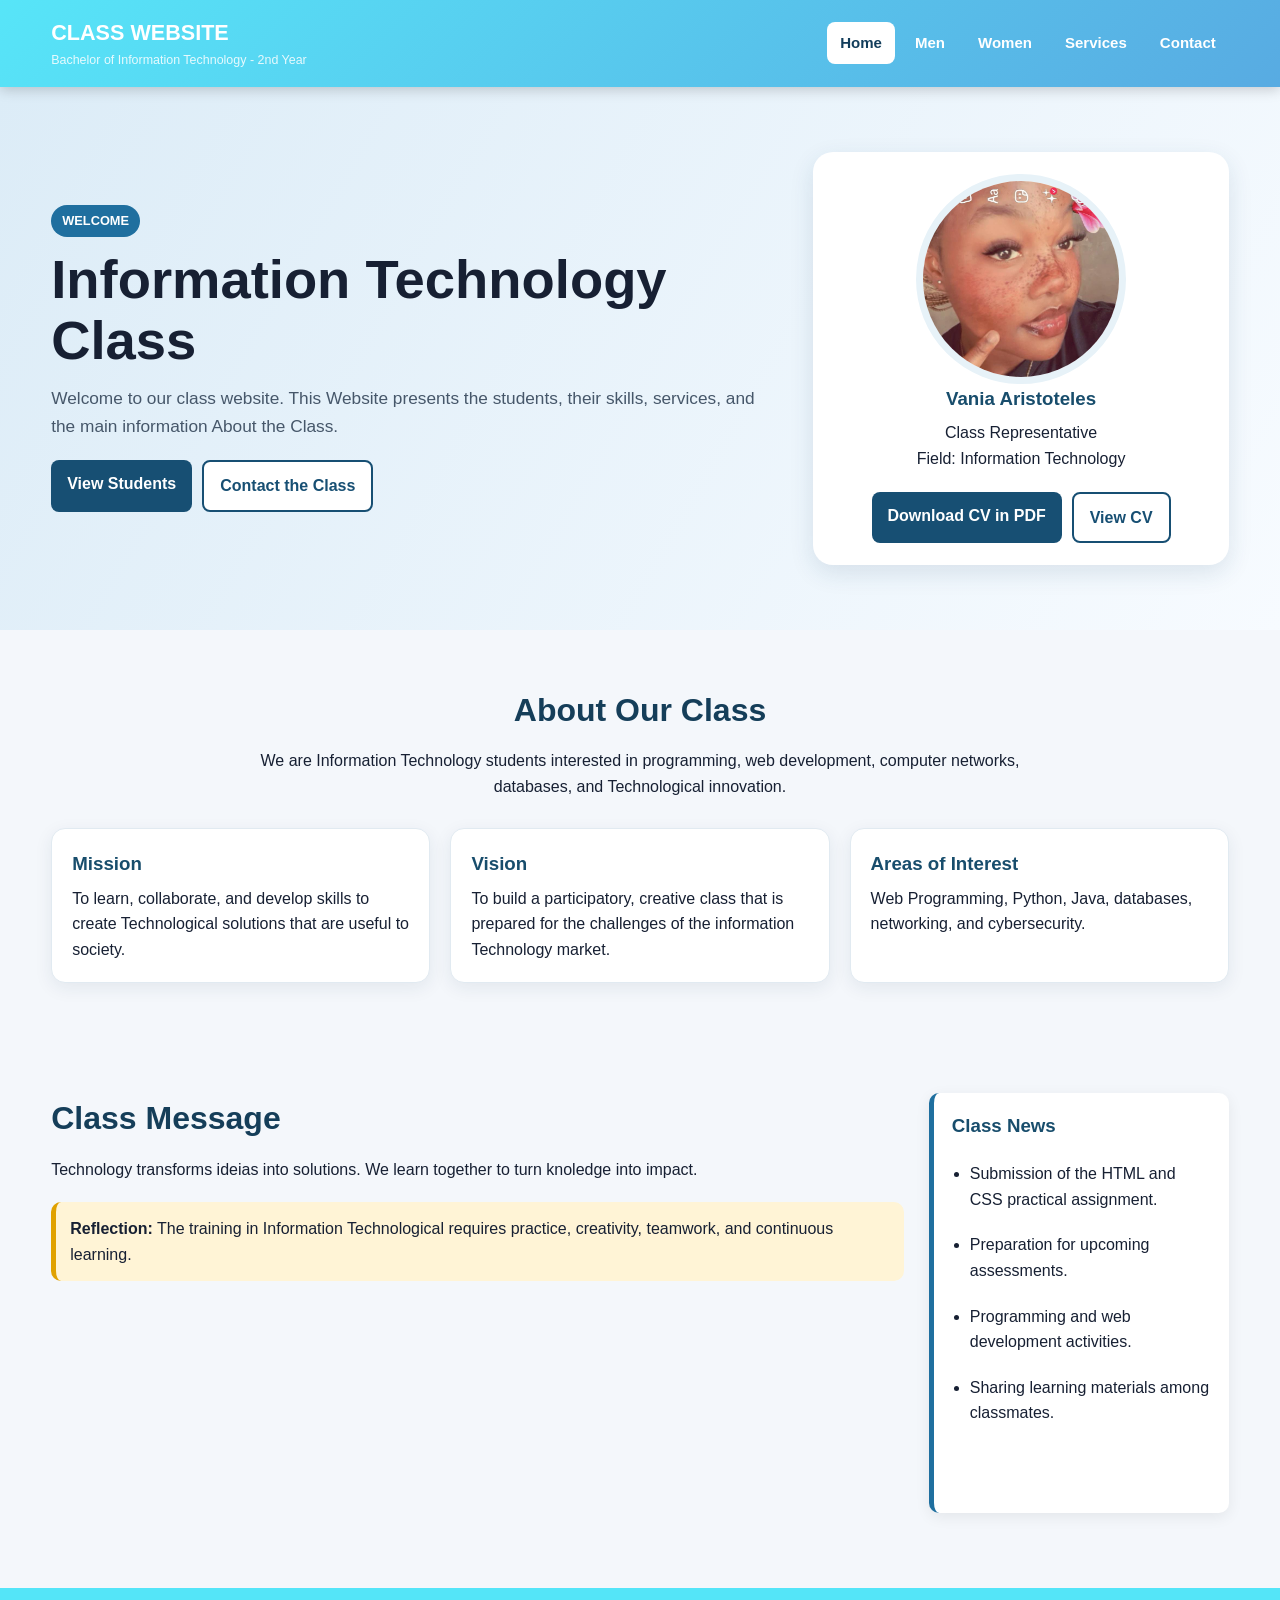
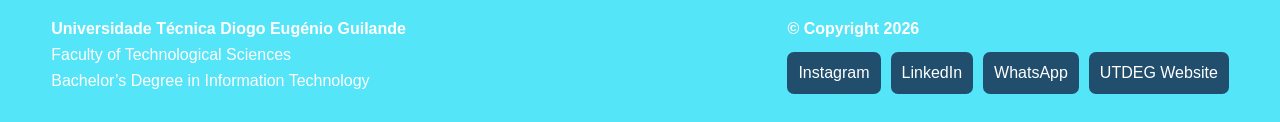
<file: Class_Website/index.html>
<!DOCTYPE html>
<html lang="en">
<head>
    <meta charset="UTF-8">
    <meta name="viewport" content="width=device-width, initial-scale=1.0">

    <title>Class Website - Home</title>


    <link rel="stylesheet" href="style.css">
</head>

<body>

    <header>
        <div class="container topbar">

            <div class="logo">
                CLASS WEBSITE
                <span>Bachelor of Information Technology - 2nd Year</span>
            </div>

            <nav>
                <ul>
                    <li>
                        <a class="active" href="index.html">Home</a>
                    </li>

                    <li>
                        <a href="homens.html">Men</a>
                    </li>

                    <li>
                        <a href="mulheres.html">Women</a>
                    </li>

                    <li>
                        <a href="servicos.html">Services</a>
                    </li>

                    <li>
                        <a href="contactos.html">Contact</a>
                    </li>
                </ul>
            </nav>

        </div>
    </header>


    <main>

        <section class="hero">

            <div class="container hero-grid">

                <div>

                    <span class="badge">
                       WELCOME
                    </span>

                    <h1>
                        Information Technology Class
                    </h1>

                    <p class="lead">
                        Welcome to our class website.
                        This Website presents the students,
                        their skills, services, and the main
                        information About the Class.
                    </p>

                    <div class="btns">

                        <a class="btn" href="homens.html">
                            View Students
                        </a>

                        <a class="btn alt" href="contactos.html">
                            Contact the Class
                        </a>

                    </div>

                </div>

                <div class="hero-person">

                    <img src="me.dd.jpeg"
                         alt="Lider de Turma">

                    <h3>
                        Vania Aristoteles
                    </h3>

                    <p>
                        Class Representative
                    </p>

                    <p>
                        Field: Information Technology
                    </p>

                    <div class="btns">

                        <a class="btn"
                           href="cvtabela.html"
                           download>
                            Download CV in PDF
                        </a>

                        <a class="btn alt"
                           href="cvtabela.html"
                           target="_blank">
                            View CV
                        </a>

                    </div>

                </div>

            </div>

        </section>


        <section class="section">

            <div class="container">

                <div class="section-title">

                    <h2>
                        About Our Class
                    </h2>

                    <p>
                        We are Information Technology students
                        interested in programming, web development,
                        computer networks, databases, and Technological innovation.
                    </p>

                </div>


                <div class="card-grid">

                    <article class="card">

                        <h3>
                            Mission
                        </h3>

                        <p>
                            To learn, collaborate, and develop skills
                            to create Technological solutions that
                            are useful to society.
                        </p>

                    </article>


                    <article class="card">

                        <h3>
                            Vision
                        </h3>

                        <p>
                            To build a participatory, creative
                            class that is prepared for the 
                            challenges of the information
                            Technology market.
                        </p>

                    </article>


                    <article class="card">

                        <h3>
                            Areas of Interest
                        </h3>

                        <p>
                            Web Programming, Python, Java,
                            databases, networking, and cybersecurity.
                        </p>

                    </article>

                </div>

            </div>

        </section>



        <section class="section">

            <div class="container layout">

                <div>

                    <h2>
                        Class Message
                    </h2>

                    <p>
                        Technology transforms ideias 
                        into solutions. We learn together to turn
                        knoledge into impact.
                    </p>

                    <div class="notice">

                        <strong>Reflection:</strong>

                        The training in Information Technological
                        requires practice, creativity, teamwork, 
                        and continuous learning.

                    </div>

                </div>

                <aside class="news">

                    <h3>
                        Class News
                    </h3>

                    <ul>

                        <li>
                            Submission of the HTML and CSS practical assignment.
                        </li>

                        <li>
                            Preparation for upcoming assessments.
                        </li>

                        <li>
                            Programming and web development activities.
                        </li>

                        <li>
                            Sharing learning materials among classmates.
                        </li>

                    </ul>

                </aside>

            </div>

        </section>

    </main>


    <footer>

        <div class="container footer-grid">

            <div>

                <strong>
                    Universidade Técnica Diogo Eugénio Guilande
                </strong>

                <br>

                Faculty of Technological Sciences

                <br>

                Bachelor’s Degree in Information Technology

            </div>


            <div>

                <strong>
                    © Copyright 2026
                </strong>

                <div class="social">

                    <a href="https://www.instagram.com/vania_aristoteles"
                       target="_blank">
                        Instagram
                    </a>

                    <a href="https://www.linkedin.com/"
                       target="_blank">
                        LinkedIn
                    </a>

                    <a href="https://www.WhatsApp.com/+258852207840"
                       target="_blank">
                        WhatsApp
                    </a>

                    <a href="https://www.utdeg.ac.mz/"
                       target="_blank">
                        UTDEG Website
                    </a>

                </div>

            </div>

        </div>

    </footer>

</body>
</html>
</file>
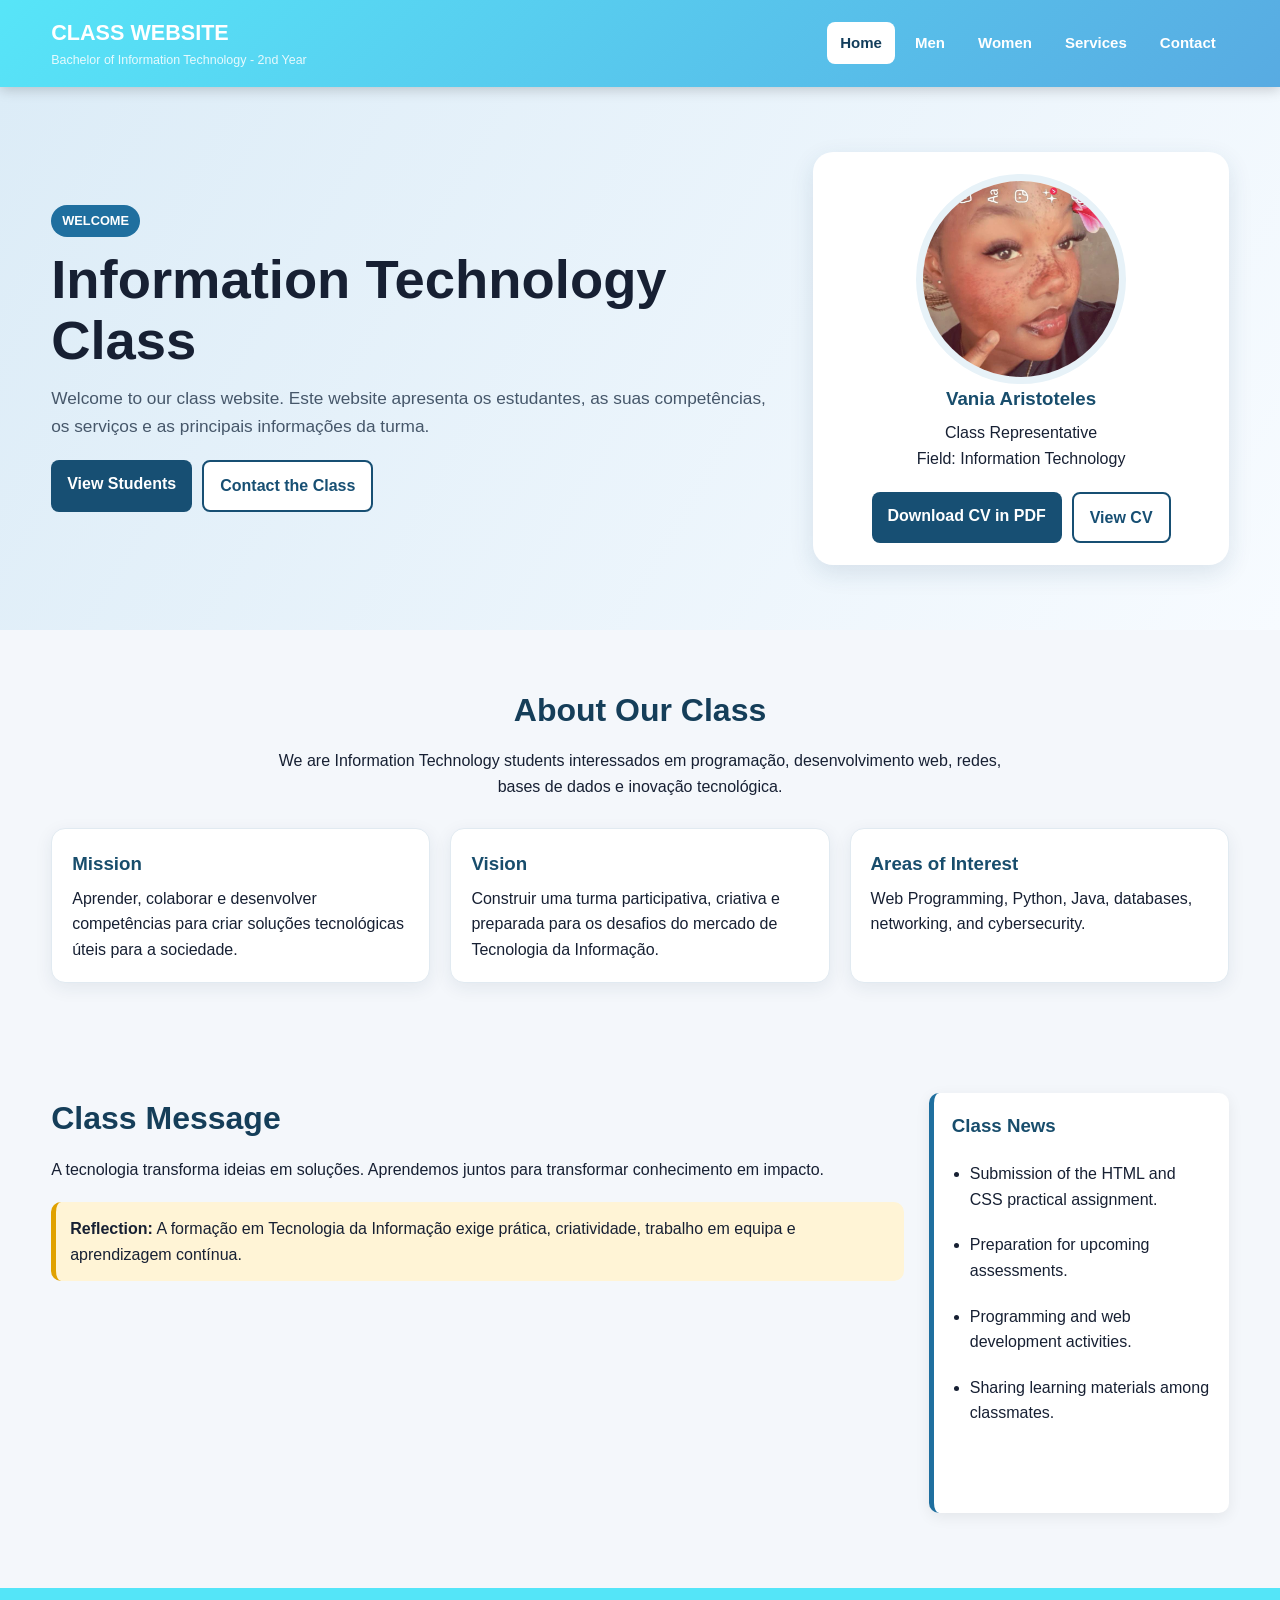
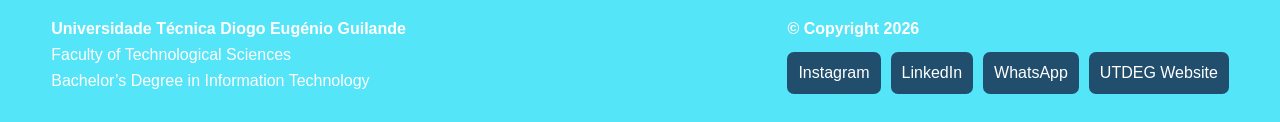
<file: pagina_turma/index.html>
<!DOCTYPE html>
<html lang="en">
<head>
    <meta charset="UTF-8">
    <meta name="viewport" content="width=device-width, initial-scale=1.0">

    <title>Class Website - Home</title>


    <link rel="stylesheet" href="style.css">
</head>

<body>

    <header>
        <div class="container topbar">

            <div class="logo">
                CLASS WEBSITE
                <span>Bachelor of Information Technology - 2nd Year</span>
            </div>

            <nav>
                <ul>
                    <li>
                        <a class="active" href="index.html">Home</a>
                    </li>

                    <li>
                        <a href="homens.html">Men</a>
                    </li>

                    <li>
                        <a href="mulheres.html">Women</a>
                    </li>

                    <li>
                        <a href="servicos.html">Services</a>
                    </li>

                    <li>
                        <a href="contactos.html">Contact</a>
                    </li>
                </ul>
            </nav>

        </div>
    </header>


    <main>

        <section class="hero">

            <div class="container hero-grid">

                <div>

                    <span class="badge">
                       WELCOME
                    </span>

                    <h1>
                        Information Technology Class
                    </h1>

                    <p class="lead">
                        Welcome to our class website.
                        Este website apresenta os estudantes,
                        as suas competências, os serviços e as
                        principais informações da turma.
                    </p>

                    <div class="btns">

                        <a class="btn" href="homens.html">
                            View Students
                        </a>

                        <a class="btn alt" href="contactos.html">
                            Contact the Class
                        </a>

                    </div>

                </div>

                <div class="hero-person">

                    <img src="me.dd.jpeg"
                         alt="Lider de Turma">

                    <h3>
                        Vania Aristoteles
                    </h3>

                    <p>
                        Class Representative
                    </p>

                    <p>
                        Field: Information Technology
                    </p>

                    <div class="btns">

                        <a class="btn"
                           href="cvtabela.html"
                           download>
                            Download CV in PDF
                        </a>

                        <a class="btn alt"
                           href="cvtabela.html"
                           target="_blank">
                            View CV
                        </a>

                    </div>

                </div>

            </div>

        </section>


        <section class="section">

            <div class="container">

                <div class="section-title">

                    <h2>
                        About Our Class
                    </h2>

                    <p>
                        We are Information Technology students
                        interessados em programação, desenvolvimento
                        web, redes, bases de dados e inovação tecnológica.
                    </p>

                </div>


                <div class="card-grid">

                    <article class="card">

                        <h3>
                            Mission
                        </h3>

                        <p>
                            Aprender, colaborar e desenvolver
                            competências para criar soluções
                            tecnológicas úteis para a sociedade.
                        </p>

                    </article>


                    <article class="card">

                        <h3>
                            Vision
                        </h3>

                        <p>
                            Construir uma turma participativa,
                            criativa e preparada para os desafios
                            do mercado de Tecnologia da Informação.
                        </p>

                    </article>


                    <article class="card">

                        <h3>
                            Areas of Interest
                        </h3>

                        <p>
                            Web Programming, Python, Java,
                            databases, networking, and cybersecurity.
                        </p>

                    </article>

                </div>

            </div>

        </section>



        <section class="section">

            <div class="container layout">

                <div>

                    <h2>
                        Class Message
                    </h2>

                    <p>
                        A tecnologia transforma ideias em soluções.
                        Aprendemos juntos para transformar conhecimento
                        em impacto.
                    </p>

                    <div class="notice">

                        <strong>Reflection:</strong>

                        A formação em Tecnologia da Informação exige
                        prática, criatividade, trabalho em equipa e
                        aprendizagem contínua.

                    </div>

                </div>

                <aside class="news">

                    <h3>
                        Class News
                    </h3>

                    <ul>

                        <li>
                            Submission of the HTML and CSS practical assignment.
                        </li>

                        <li>
                            Preparation for upcoming assessments.
                        </li>

                        <li>
                            Programming and web development activities.
                        </li>

                        <li>
                            Sharing learning materials among classmates.
                        </li>

                    </ul>

                </aside>

            </div>

        </section>

    </main>


    <footer>

        <div class="container footer-grid">

            <div>

                <strong>
                    Universidade Técnica Diogo Eugénio Guilande
                </strong>

                <br>

                Faculty of Technological Sciences

                <br>

                Bachelor’s Degree in Information Technology

            </div>


            <div>

                <strong>
                    © Copyright 2026
                </strong>

                <div class="social">

                    <a href="https://www.instagram.com/vania_aristoteles"
                       target="_blank">
                        Instagram
                    </a>

                    <a href="https://www.linkedin.com/"
                       target="_blank">
                        LinkedIn
                    </a>

                    <a href="https://www.WhatsApp.com/+258852207840"
                       target="_blank">
                        WhatsApp
                    </a>

                    <a href="https://www.utdeg.ac.mz/"
                       target="_blank">
                        UTDEG Website
                    </a>

                </div>

            </div>

        </div>

    </footer>

</body>
</html>
</file>
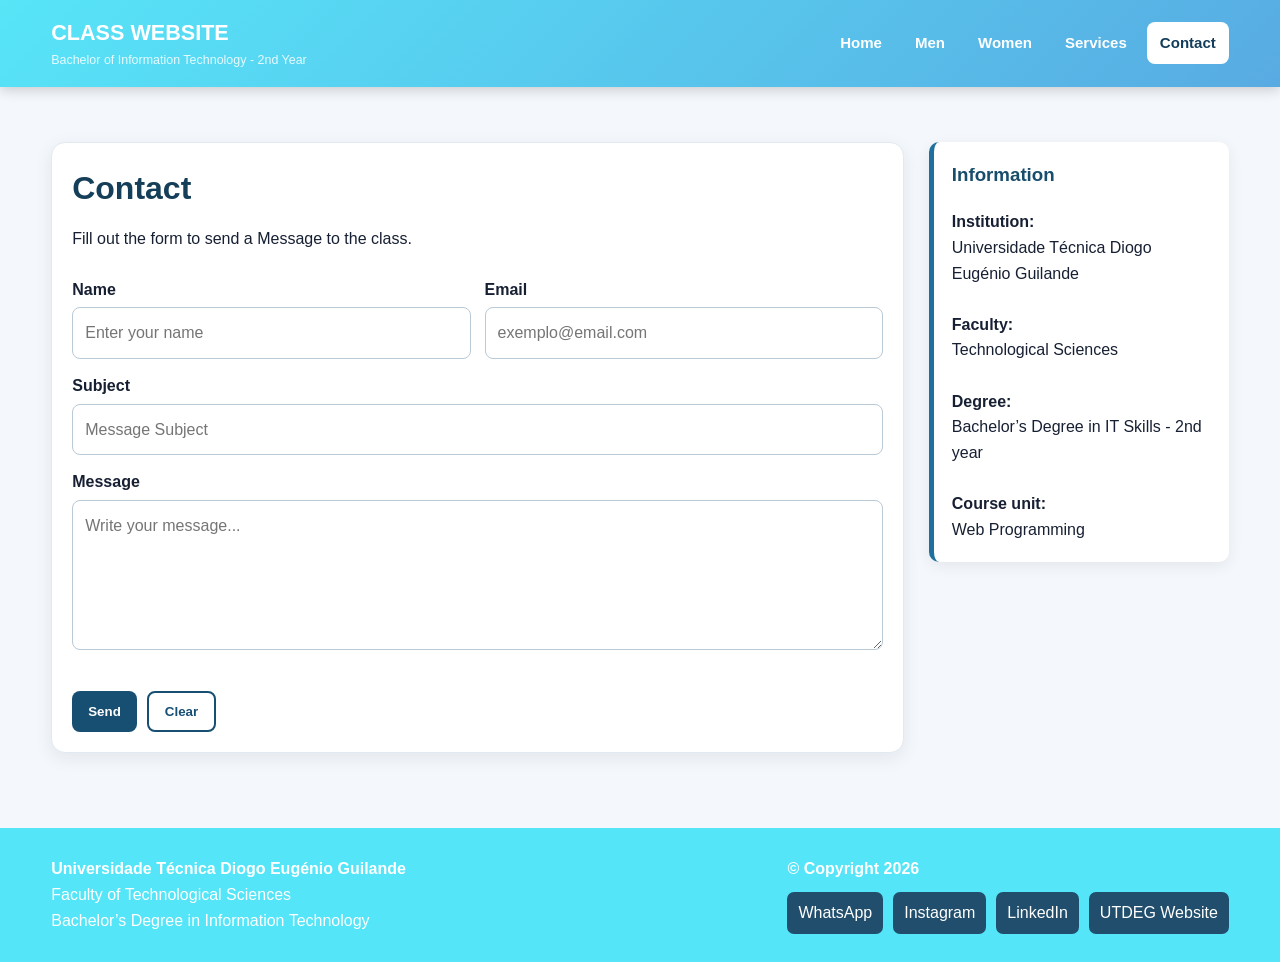
<file: contactos.html>
<!DOCTYPE html>
<html lang="en">

<head>

    <meta charset="UTF-8">

    <meta name="viewport"
          content="width=device-width, initial-scale=1.0">

    <title>Contact - Class Website</title>

    <link rel="stylesheet" href="style.css">

</head>

<body>


<header>

<div class="container topbar">

    <div class="logo">

        CLASS WEBSITE

        <span>
            Bachelor of Information Technology - 2nd Year
        </span>

    </div>


    <nav>

        <ul>

            <li>
                <a href="index.html">
                    Home
                </a>
            </li>

            <li>
                <a href="homens.html">
                    Men
                </a>
            </li>

            <li>
                <a href="mulheres.html">
                    Women
                </a>
            </li>

            <li>
                <a href="servicos.html">
                    Services
                </a>
            </li>

            <li>
                <a class="active"
                   href="contactos.html">
                    Contact
                </a>
            </li>

        </ul>

    </nav>

</div>

</header>


<main>

<section class="section">

<div class="container layout">


<!-- FORMULÁRIO -->

<div class="card">

    <h2>
        Contact
    </h2>

    <p>
        Fill out the form to send a Message
        to the class.
    </p>

    <br>


    <form action="#" method="post">


        <!-- NOME E EMAIL -->

        <div class="form-grid">

            <div>

                <label for="nome">
                    Name
                </label>

                <input
                    type="text"
                    id="nome"
                    name="nome"
                    placeholder="Enter your name"
                    required>

            </div>


            <div>

                <label for="email">
                    Email
                </label>

                <input
                    type="email"
                    id="email"
                    name="email"
                    placeholder="exemplo@email.com"
                    required>

            </div>

        </div>


        <!-- ASSUNTO -->

        <div>

            <label for="assunto">
                Subject
            </label>

            <input
                type="text"
                id="assunto"
                name="assunto"
                placeholder="Message Subject"
                required>

        </div>


        <!-- MENSAGEM -->

        <div>

            <label for="mensagem">
                Message
            </label>

            <textarea
                id="mensagem"
                name="mensagem"
                placeholder="Write your message..."
                required></textarea>

        </div>


        <!-- BOTÕES -->

        <div class="btns">

            <button
                class="btn"
                type="submit">

                Send

            </button>


            <button
                class="btn alt"
                type="reset">

                Clear

            </button>

        </div>


    </form>

</div>


<!-- INFORMAÇÕES -->

<aside class="news">

    <h3>
        Information
    </h3>

    <p>

        <strong>
            Institution:
        </strong>

        <br>

        Universidade Técnica Diogo Eugénio Guilande

    </p>

    <br>


    <p>

        <strong>
            Faculty:
        </strong>

        <br>

        Technological Sciences

    </p>

    <br>


    <p>

        <strong>
            Degree:
        </strong>

        <br>

        Bachelor’s Degree in IT Skills - 2nd year

    </p>

    <br>


    <p>

        <strong>
            Course unit:
        </strong>

        <br>

        Web Programming

    </p>

</aside>


</div>

</section>

</main>


<footer>

<div class="container footer-grid">

    <div>

        <strong>
            Universidade Técnica Diogo Eugénio Guilande
        </strong>

        <br>

        Faculty of Technological Sciences

        <br>

        Bachelor’s Degree in Information Technology

    </div>


    <div>

        <strong>
            © Copyright 2026
        </strong>

        <div class="social">

            <a href="https://www.WhatsApp.com/+258852207840"
               target="_blank">
                WhatsApp
            </a>

            <a href="https://www.instagram.com/vania_aristoteles"
               target="_blank">
                Instagram
            </a>

            <a href="https://www.linkedin.com/"
               target="_blank">
                LinkedIn
            </a>

            <a href="https://www.utdeg.ac.mz/"
                target="_blank">
                UTDEG Website
            </a>

        </div>

    </div>

</div>

</footer>


</body>
</html>
</file>
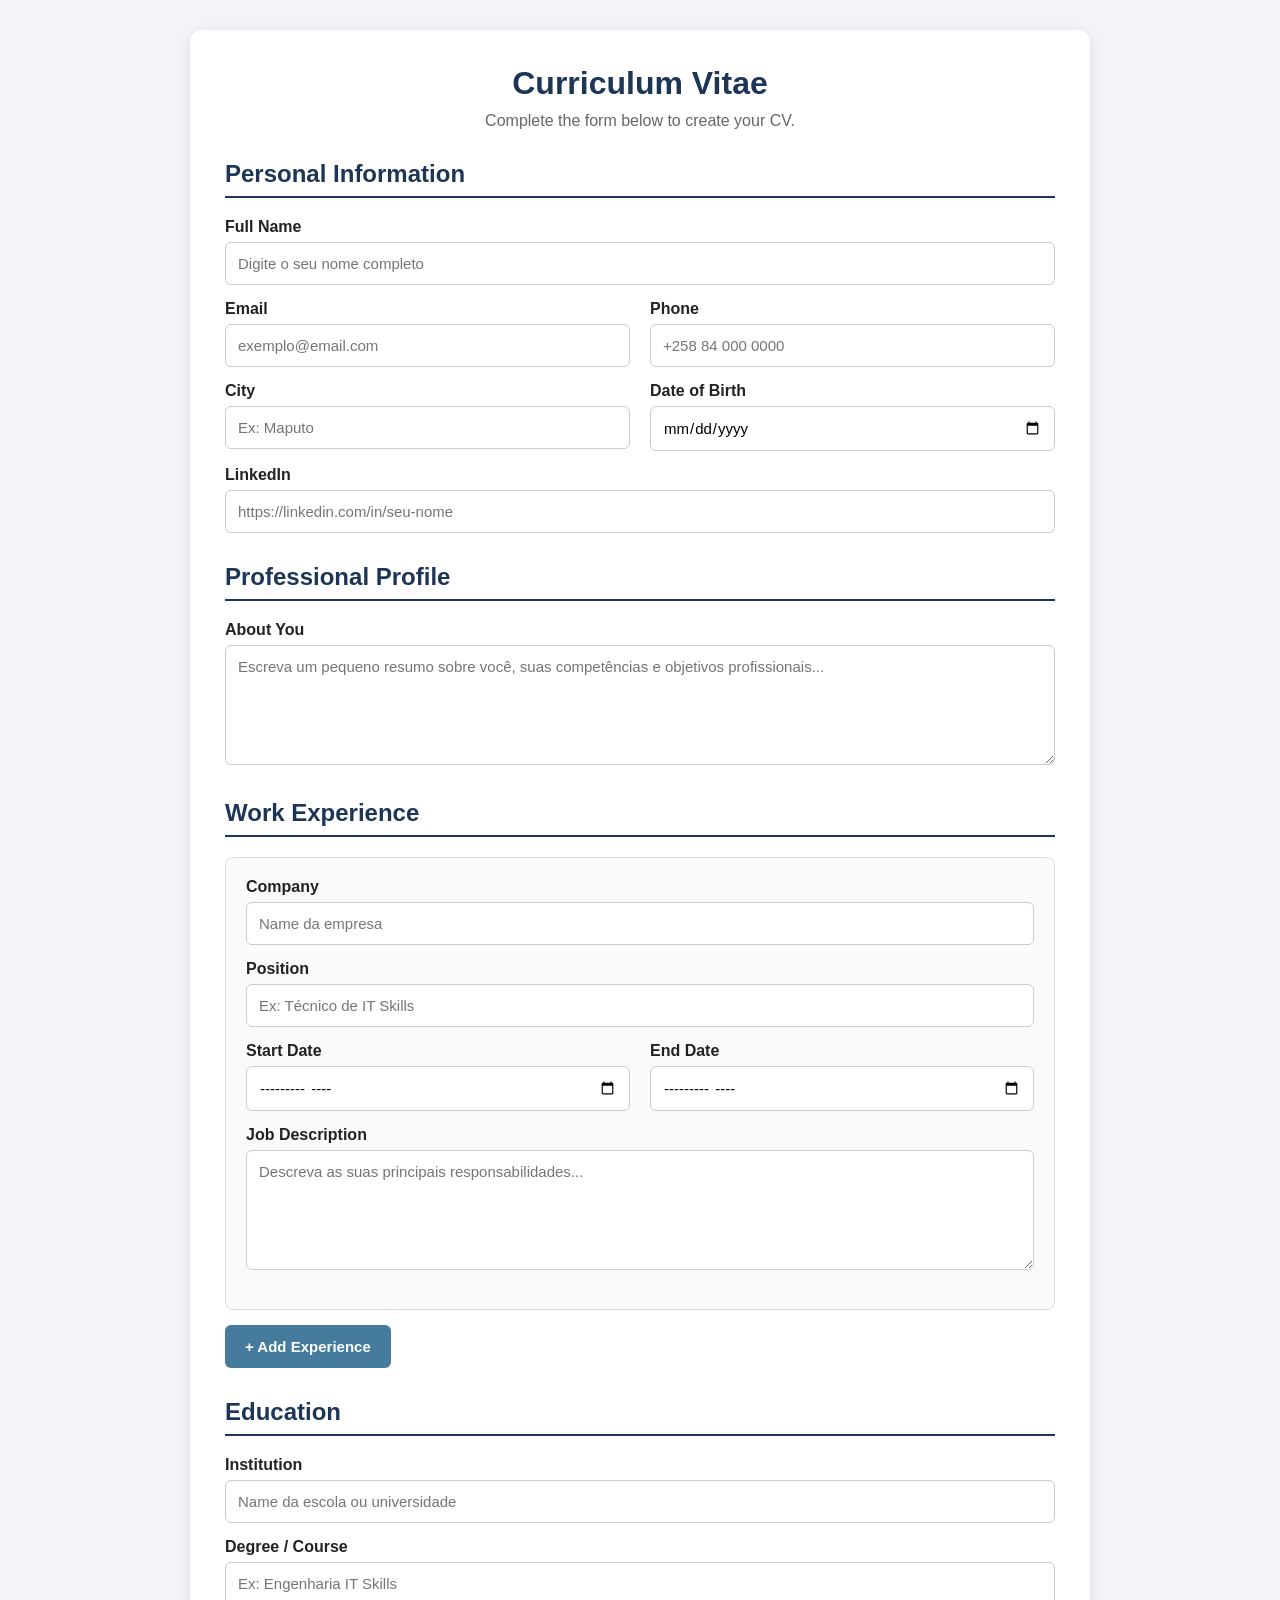
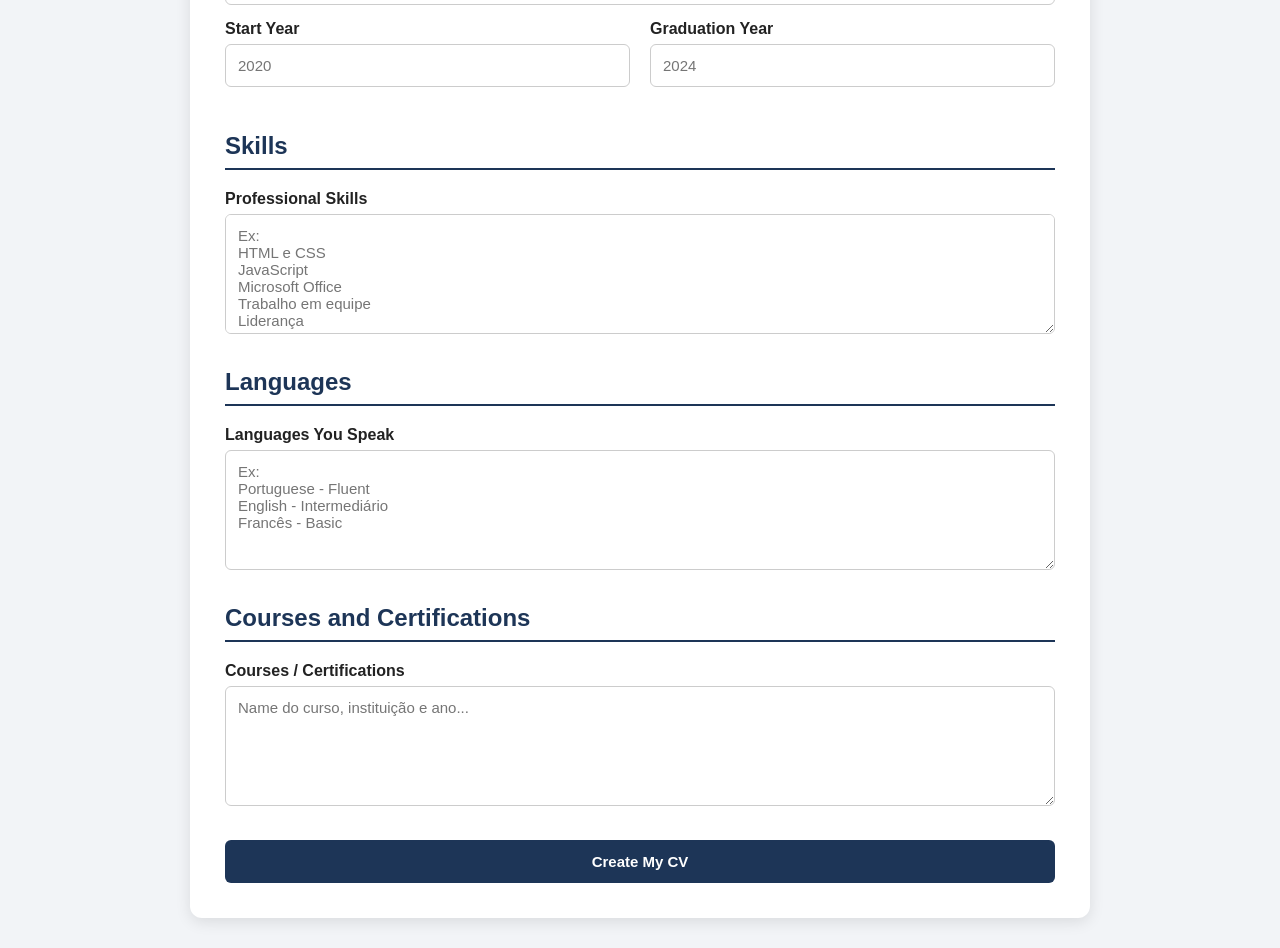
<file: cvform.html>
<!DOCTYPE html>
<html lang="en">
<head>
    <meta charset="UTF-8">
    <meta name="viewport" content="width=device-width, initial-scale=1.0">
    <title>Document</title>
</head>
<body>
    <!DOCTYPE html>
<html lang="en">
<head>
    <meta charset="UTF-8">
    <meta name="viewport" content="width=device-width, initial-scale=1.0">
    <title>CV Form</title>

    <style>
        * {
            box-sizing: border-box;
            margin: 0;
            padding: 0;
            font-family: Arial, sans-serif;
        }

        body {
            background: #f2f4f7;
            padding: 30px;
            color: #222;
        }

        .container {
            max-width: 900px;
            margin: auto;
            background: white;
            padding: 35px;
            border-radius: 12px;
            box-shadow: 0 4px 15px rgba(0,0,0,0.1);
        }

        h1 {
            text-align: center;
            margin-bottom: 10px;
            color: #1d3557;
        }

        .descricao {
            text-align: center;
            color: #666;
            margin-bottom: 30px;
        }

        .secao {
            margin-bottom: 30px;
        }

        .secao h2 {
            color: #1d3557;
            border-bottom: 2px solid #1d3557;
            padding-bottom: 8px;
            margin-bottom: 20px;
        }

        .campo {
            margin-bottom: 15px;
        }

        label {
            display: block;
            font-weight: bold;
            margin-bottom: 6px;
        }

        input,
        textarea,
        select {
            width: 100%;
            padding: 12px;
            border: 1px solid #ccc;
            border-radius: 6px;
            font-size: 15px;
        }

        textarea {
            min-height: 120px;
            resize: vertical;
        }

        .linha {
            display: grid;
            grid-template-columns: 1fr 1fr;
            gap: 20px;
        }

        .experiencia {
            border: 1px solid #ddd;
            padding: 20px;
            margin-bottom: 15px;
            border-radius: 8px;
            background: #fafafa;
        }

        .botoes {
            display: flex;
            gap: 15px;
            margin-top: 20px;
        }

        button {
            border: none;
            padding: 13px 20px;
            border-radius: 6px;
            cursor: pointer;
            font-size: 15px;
            font-weight: bold;
        }

        .adicionar {
            background: #457b9d;
            color: white;
        }

        .enviar {
            background: #1d3557;
            color: white;
            flex: 1;
        }

        button:hover {
            opacity: 0.9;
        }

        @media (max-width: 600px) {
            body {
                padding: 10px;
            }

            .container {
                padding: 20px;
            }

            .linha {
                grid-template-columns: 1fr;
                gap: 0;
            }

            .botoes {
                flex-direction: column;
            }
        }
    </style>
</head>

<body>

<div class="container">

    <h1>Curriculum Vitae</h1>
    <p class="descricao">
        Complete the form below to create your CV.
    </p>

    <form id="cvForm">

        <!-- DADOS PESSOAIS -->
        <div class="secao">
            <h2>Personal Information</h2>

            <div class="campo">
                <label for="nome">Full Name</label>
                <input type="text" id="nome" name="nome"
                       placeholder="Digite o seu nome completo" required>
            </div>

            <div class="linha">

                <div class="campo">
                    <label for="email">Email</label>
                    <input type="email" id="email" name="email"
                           placeholder="exemplo@email.com" required>
                </div>

                <div class="campo">
                    <label for="telefone">Phone</label>
                    <input type="tel" id="telefone" name="telefone"
                           placeholder="+258 84 000 0000">
                </div>

            </div>

            <div class="linha">

                <div class="campo">
                    <label for="cidade">City</label>
                    <input type="text" id="cidade" name="cidade"
                           placeholder="Ex: Maputo">
                </div>

                <div class="campo">
                    <label for="dataNascimento">Date of Birth</label>
                    <input type="date" id="dataNascimento"
                           name="dataNascimento">
                </div>

            </div>

            <div class="campo">
                <label for="linkedin">LinkedIn</label>
                <input type="url" id="linkedin" name="linkedin"
                       placeholder="https://linkedin.com/in/seu-nome">
            </div>

        </div>


        <!-- PERFIL -->
        <div class="secao">

            <h2>Professional Profile</h2>

            <div class="campo">
                <label for="perfil">About You</label>

                <textarea id="perfil" name="perfil"
                    placeholder="Escreva um pequeno resumo sobre você, suas competências e objetivos profissionais..."></textarea>
            </div>

        </div>


        <!-- EXPERIÊNCIA -->
        <div class="secao">

            <h2>Work Experience</h2>

            <div id="experiencias">

                <div class="experiencia">

                    <div class="campo">
                        <label>Company</label>
                        <input type="text"
                               name="empresa[]"
                               placeholder="Name da empresa">
                    </div>

                    <div class="campo">
                        <label>Position</label>
                        <input type="text"
                               name="cargo[]"
                               placeholder="Ex: Técnico de IT Skills">
                    </div>

                    <div class="linha">

                        <div class="campo">
                            <label>Start Date</label>
                            <input type="month"
                                   name="inicio[]">
                        </div>

                        <div class="campo">
                            <label>End Date</label>
                            <input type="month"
                                   name="fim[]">
                        </div>

                    </div>

                    <div class="campo">
                        <label>Job Description</label>
                        <textarea name="descricao[]"
                            placeholder="Descreva as suas principais responsabilidades..."></textarea>
                    </div>

                </div>

            </div>

            <button type="button"
                    class="adicionar"
                    onclick="addExperience()">
                + Add Experience
            </button>

        </div>


        <!-- EDUCAÇÃO -->
        <div class="secao">

            <h2>Education</h2>

            <div class="campo">
                <label>Institution</label>
                <input type="text"
                       name="instituicao"
                       placeholder="Name da escola ou universidade">
            </div>

            <div class="campo">
                <label>Degree / Course</label>
                <input type="text"
                       name="curso"
                       placeholder="Ex: Engenharia IT Skills">
            </div>

            <div class="linha">

                <div class="campo">
                    <label>Start Year</label>
                    <input type="number"
                           name="anoInicio"
                           placeholder="2020">
                </div>

                <div class="campo">
                    <label>Graduation Year</label>
                    <input type="number"
                           name="anoFim"
                           placeholder="2024">
                </div>

            </div>

        </div>


        <!-- COMPETÊNCIAS -->
        <div class="secao">

            <h2>Skills</h2>

            <div class="campo">
                <label>Professional Skills</label>

                <textarea name="competencias"
                    placeholder="Ex:
HTML e CSS
JavaScript
Microsoft Office
Trabalho em equipe
Liderança"></textarea>
            </div>

        </div>


        <!-- IDIOMAS -->
        <div class="secao">

            <h2>Languages</h2>

            <div class="campo">

                <label>Languages You Speak</label>

                <textarea name="idiomas"
                    placeholder="Ex:
Portuguese - Fluent
English - Intermediário
Francês - Basic"></textarea>

            </div>

        </div>


        <!-- CURSOS -->
        <div class="secao">

            <h2>Courses and Certifications</h2>

            <div class="campo">

                <label>Courses / Certifications</label>

                <textarea name="certificacoes"
                    placeholder="Name do curso, instituição e ano..."></textarea>

            </div>

        </div>


        <!-- BOTÃO -->
        <div class="botoes">

            <button type="submit" class="enviar">
                Create My CV
            </button>

        </div>

    </form>

</div>


<script>

    function addExperience() {

        const container = document.getElementById("experiencias");

        const experiencia = document.createElement("div");

        experiencia.className = "experiencia";

        experiencia.innerHTML = `

            <div class="campo">
                <label>Company</label>
                <input type="text"
                       name="empresa[]"
                       placeholder="Name da empresa">
            </div>

            <div class="campo">
                <label>Position</label>
                <input type="text"
                       name="cargo[]"
                       placeholder="Ex: Gerente de vendas">
            </div>

            <div class="linha">

                <div class="campo">
                    <label>Start Date</label>
                    <input type="month"
                           name="inicio[]">
                </div>

                <div class="campo">
                    <label>End Date</label>
                    <input type="month"
                           name="fim[]">
                </div>

            </div>

            <div class="campo">
                <label>Job Description</label>

                <textarea name="descricao[]"
                    placeholder="Descreva as suas principais responsabilidades..."></textarea>
            </div>

        `;

        container.appendChild(experiencia);
    }


    document.getElementById("cvForm").addEventListener("submit", function(event) {

        event.preventDefault();

        alert("CV information submitted successfully!");

    });

</script>

</body>
</html>

    
</body>
</html>
</file>
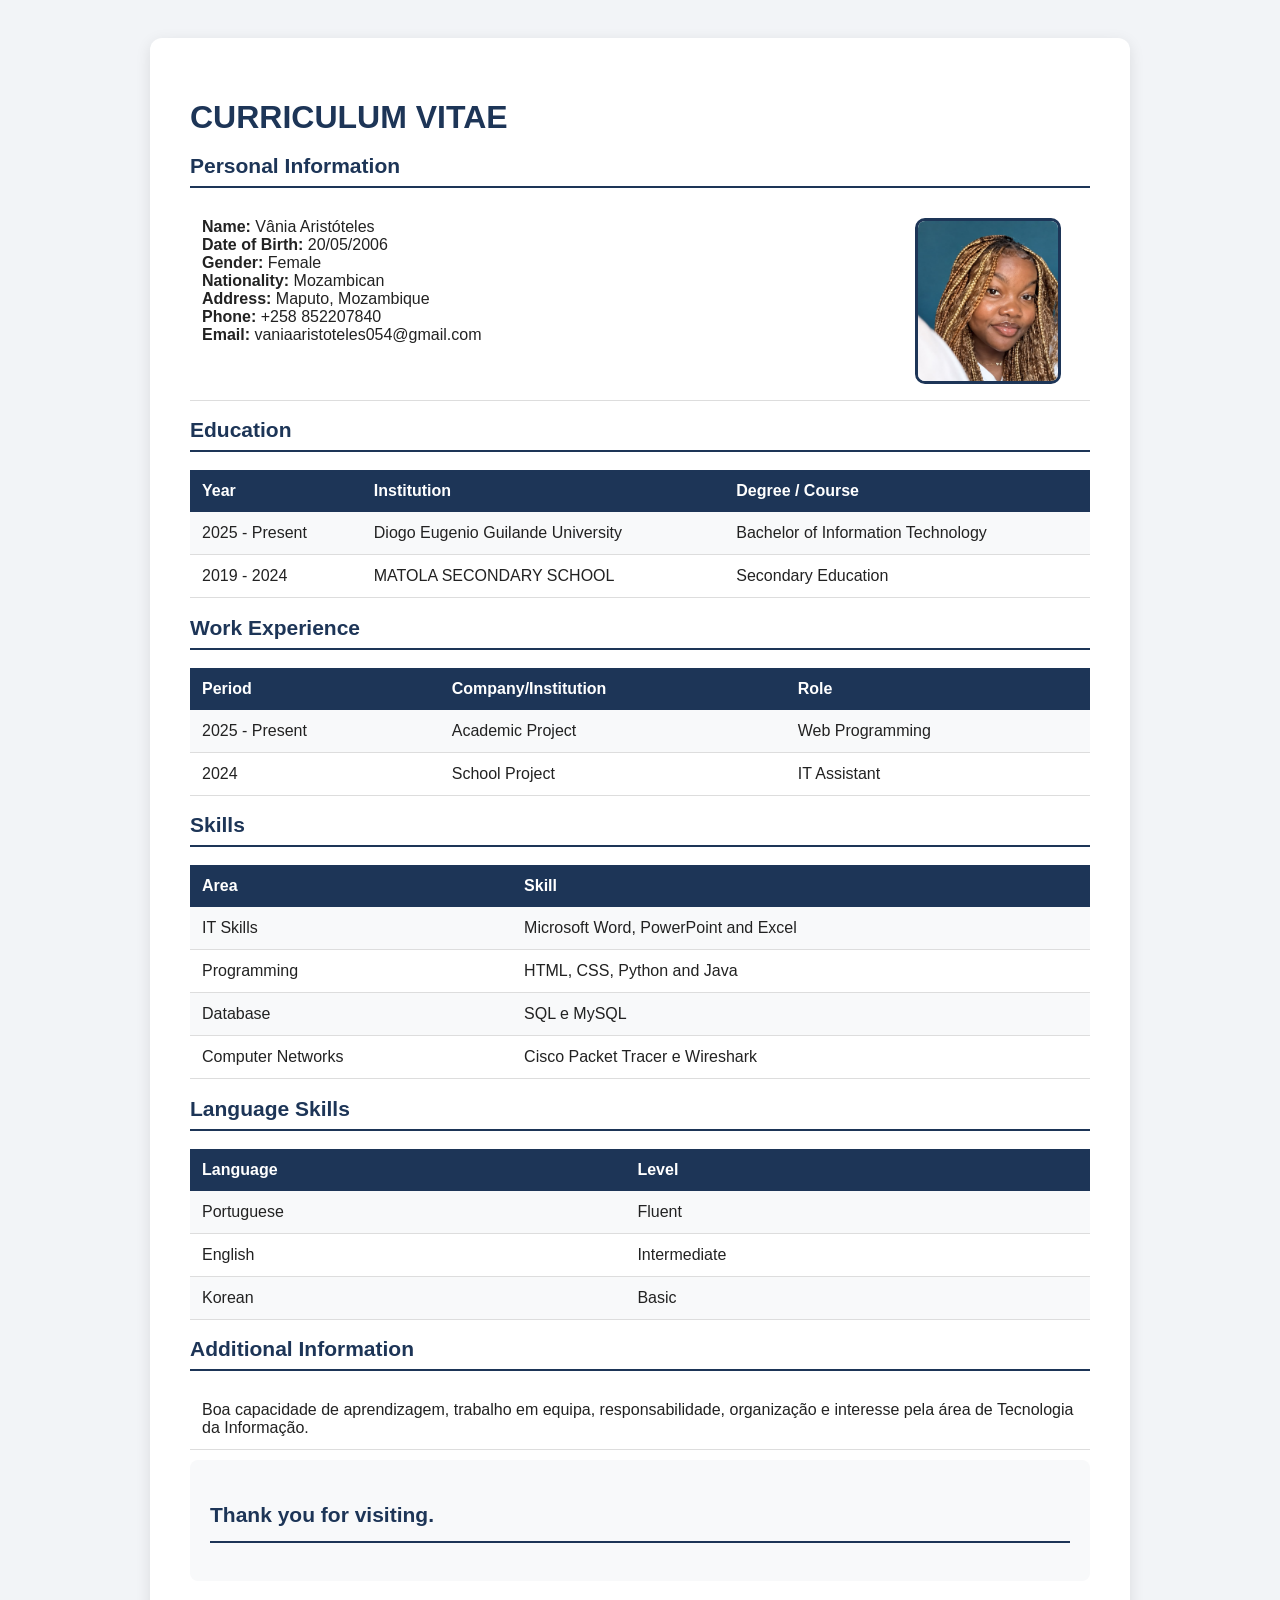
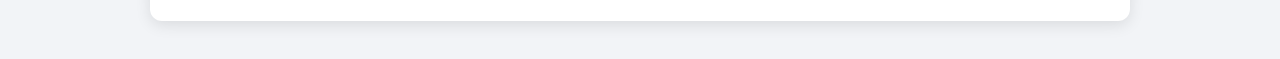
<file: cvtabela.html>
<!DOCTYPE html>
<html lang="en">

<head>
    <meta charset="UTF-8">
    <meta name="viewport" content="width=device-width, initial-scale=1.0">
    <title>Curriculum Vitae</title>

  <link href="estilo.css" rel="stylesheet" type="text/css">
</head>

<body>

<div class="cv">

    <h1>CURRICULUM VITAE</h1>

    <!-- DADOS PESSOAIS -->
    <h2>Personal Information</h2>

    <table>
        <tr>
            <td>
                <strong>Name:</strong> Vânia Aristóteles<br>
                <strong>Date of Birth:</strong> 20/05/2006<br>
                <strong>Gender:</strong> Female<br>
                <strong>Nationality:</strong> Mozambican<br>
                <strong>Address:</strong> Maputo, Mozambique<br>
                <strong>Phone:</strong> +258 852207840<br>
                <strong>Email:</strong> vaniaaristoteles054@gmail.com
            </td>

            <td class="foto">
                <img src="vania.jpeg" alt="Foto">
            </td>
        </tr>
    </table>

    <!-- FORMAÇÃO ACADÉMICA -->
    <h2>Education</h2>

    <table>
        <tr>
            <th>Year</th>
            <th>Institution</th>
            <th>Degree / Course</th>
        </tr>

        <tr>
            <td>2025 - Present</td>
            <td>Diogo Eugenio Guilande University</td>
            <td>Bachelor of Information Technology</td>
        </tr>

        <tr>
            <td>2019 - 2024</td>
            <td>MATOLA SECONDARY SCHOOL</td>
            <td>Secondary Education</td>
        </tr>
    </table>

    <!-- EXPERIÊNCIA -->
    <h2>Work Experience</h2>

    <table>
        <tr>
            <th>Period</th>
            <th>Company/Institution</th>
            <th>Role</th>
        </tr>

        <tr>
            <td>2025 - Present</td>
            <td>Academic Project</td>
            <td>Web Programming</td>
        </tr>

        <tr>
            <td>2024</td>
            <td>School Project</td>
            <td>IT Assistant</td>
        </tr>
    </table>

    <!-- COMPETÊNCIAS -->
    <h2>Skills</h2>

    <table>
        <tr>
            <th>Area</th>
            <th>Skill</th>
        </tr>

        <tr>
            <td>IT Skills</td>
            <td>Microsoft Word, PowerPoint and Excel</td>
        </tr>

        <tr>
            <td>Programming</td>
            <td>HTML, CSS, Python and Java</td>
        </tr>

        <tr>
            <td>Database</td>
            <td>SQL e MySQL</td>
        </tr>

        <tr>
            <td>Computer Networks</td>
            <td>Cisco Packet Tracer e Wireshark</td>
        </tr>
    </table>

    <!-- IDIOMAS -->
    <h2>Language Skills</h2>

    <table>
        <tr>
            <th>Language</th>
            <th>Level</th>
        </tr>

        <tr>
            <td>Portuguese</td>
            <td>Fluent</td>
        </tr>

        <tr>
            <td>English</td>
            <td>Intermediate</td>
        </tr>

        <tr>
            <td>Korean</td>
            <td>Basic</td>
    </tr>
    </table>

    <!-- OUTRAS INFORMAÇÕES -->
    <h2>Additional Information</h2>

    <table>
        <tr>
            <td>
                Boa capacidade de aprendizagem, trabalho em equipa,
                responsabilidade, organização e interesse pela área de
                Tecnologia da Informação.
            </td>    
        </tr>
    </table>
    <div class="bio">
       <h2>Thank you for visiting.</h2><p>
    </div>      

</div>

</body>
</html>
</body>
</html>
</file>
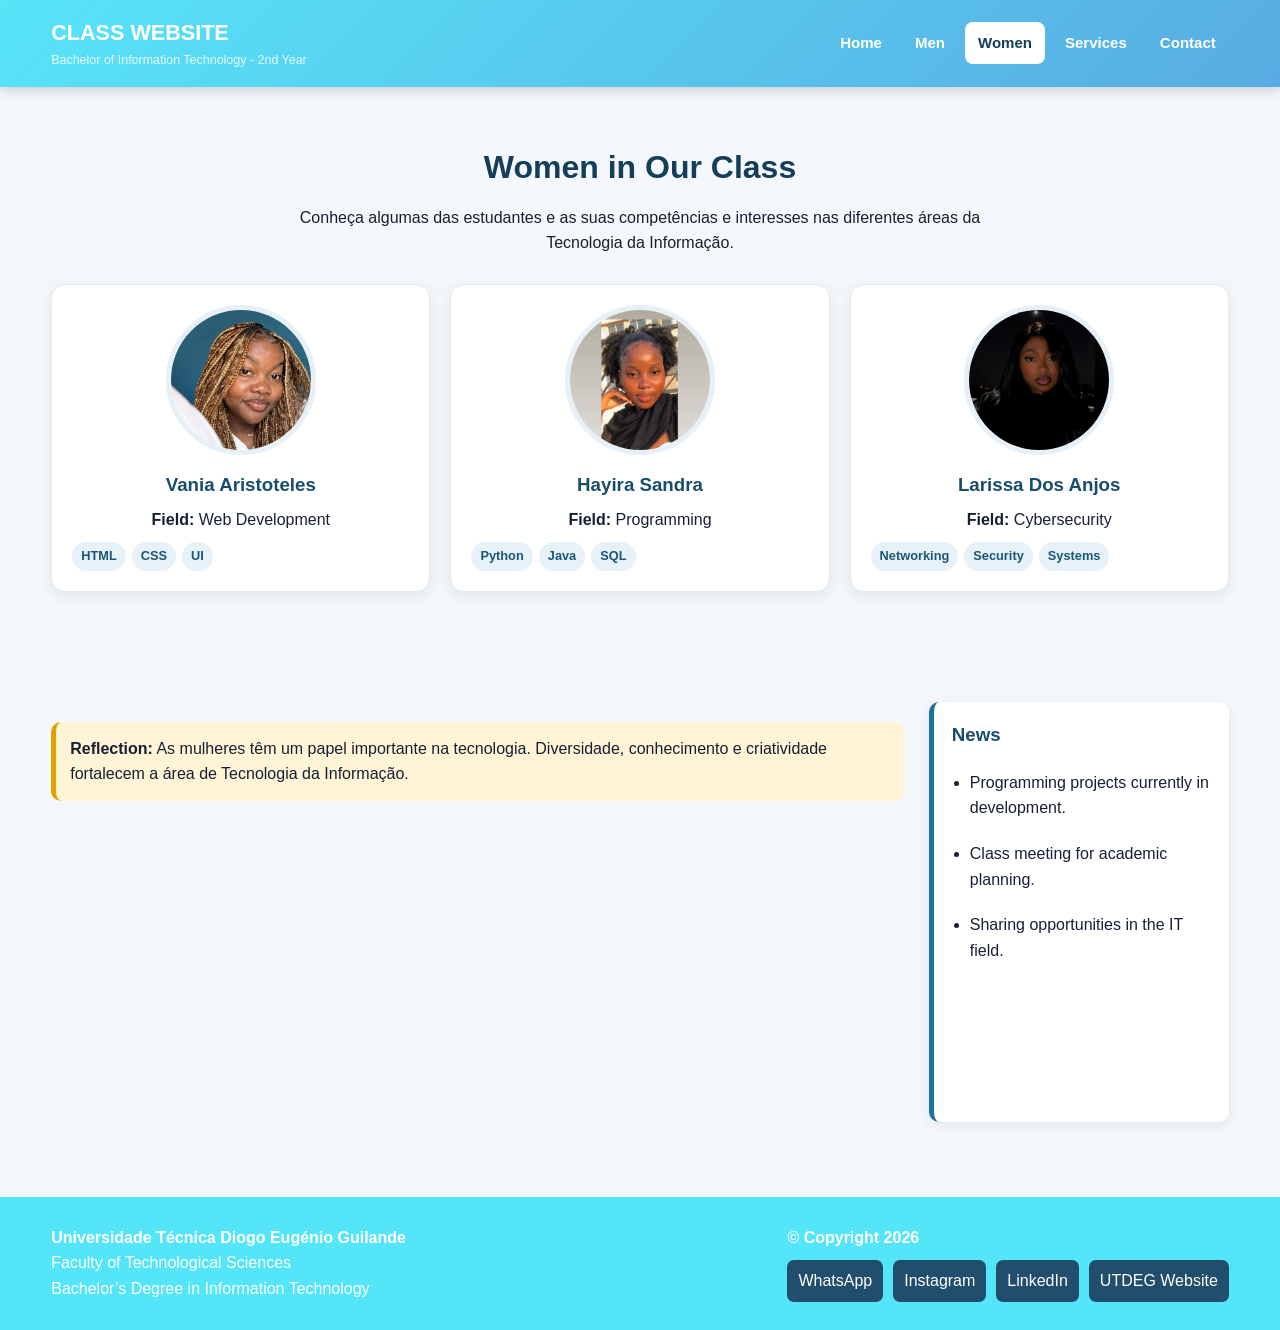
<file: mulheres - Copy.html>
<!DOCTYPE html>

<html lang="en">

<head>
    <meta charset="UTF-8">

<meta name="viewport"
      content="width=device-width, initial-scale=1.0">

<title>Women - Class Website</title>

<link rel="stylesheet" href="style.css">


</head>

<body>

<header>

<div class="container topbar">


<div class="logo">

    CLASS WEBSITE

    <span>
        Bachelor of Information Technology - 2nd Year
    </span>

</div>

<nav>

    <ul>

        <li>
            <a href="index.html">
                Home
            </a>
        </li>

        <li>
            <a href="homens.html">
                Men
            </a>
        </li>

        <li>
            <a class="active" href="mulheres.html">
                Women
            </a>
        </li>

        <li>
            <a href="servicos.html">
                Services
            </a>
        </li>

        <li>
            <a href="contactos.html">
                Contact
            </a>
        </li>

    </ul>

</nav>


</div>

</header>

<main>

<section class="section">

<div class="container">

<div class="section-title">

<h2>
    Women in Our Class
</h2>

<p>
    Conheça algumas das estudantes e as suas
    competências e interesses nas diferentes
    áreas da Tecnologia da Informação.
</p>


</div>

<div class="card-grid">


<article class="card center">


<img src="vania.jpeg"
     alt="Foto da estudante Vania Aristoteles">

<h3>
    Vania Aristoteles
</h3>

<p>
    <strong>Field:</strong>
    Web Development
</p>

<div class="skills">

    <span class="skill">
        HTML
    </span>

    <span class="skill">
        CSS
    </span>

    <span class="skill">
        UI
    </span>

</div>


</article>

<!-- MULHER 2 -->

<article class="card center">


<img src="hayira.jpeg"
     alt="Foto da estudante Hayira Sandra">

<h3>
    Hayira Sandra
</h3>

<p>
    <strong>Field:</strong>
    Programming
</p>

<div class="skills">

    <span class="skill">
        Python
    </span>

    <span class="skill">
        Java
    </span>

    <span class="skill">
        SQL
    </span>

</div>


</article>

<!-- MULHER 3 -->

<article class="card center">


<img src="larissa.jpeg"
     alt="Foto da estudante Larissa Dos Anjos">

<h3>
    Larissa Dos Anjos
</h3>

<p>
    <strong>Field:</strong>
    Cybersecurity
</p>

<div class="skills">

    <span class="skill">
        Networking
    </span>

    <span class="skill">
        Security
    </span>

    <span class="skill">
        Systems
    </span>

</div>


</article>

</div>

</div>

</section>

<section class="section">

<div class="container layout">

<div class="notice">


<strong>Reflection:</strong>

As mulheres têm um papel importante na tecnologia.
Diversidade, conhecimento e criatividade fortalecem
a área de Tecnologia da Informação.


</div>

<aside class="news">


<h3>
    News
</h3>

<ul>

    <li>
        Programming projects currently in development.
    </li>

    <li>
        Class meeting for academic planning.
    </li>

    <li>
        Sharing opportunities in the IT field.
    </li>

</ul>


</aside>

</div>

</section>

</main>

<footer>

<div class="container footer-grid">


<div>

    <strong>
        Universidade Técnica Diogo Eugénio Guilande
    </strong>

    <br>

    Faculty of Technological Sciences

    <br>

    Bachelor’s Degree in Information Technology

</div>


<div>

    <strong>
        © Copyright 2026
    </strong>

    <div class="social">

        <a href="https://www.WhatsApp.com/+258852207840"
           target="_blank">
            WhatsApp
        </a>

        <a href="https://www.instagram.com/vania_aristoteles"
           target="_blank">
            Instagram
        </a>

        <a href="https://www.linkedin.com/"
           target="_blank">
            LinkedIn
        </a>

        <a href="https://www.utdeg.ac.mz/"
            target="_blank">
            UTDEG Website
        </a>

    </div>

</div>


</div>

</footer>

</body>

</html>
</file>
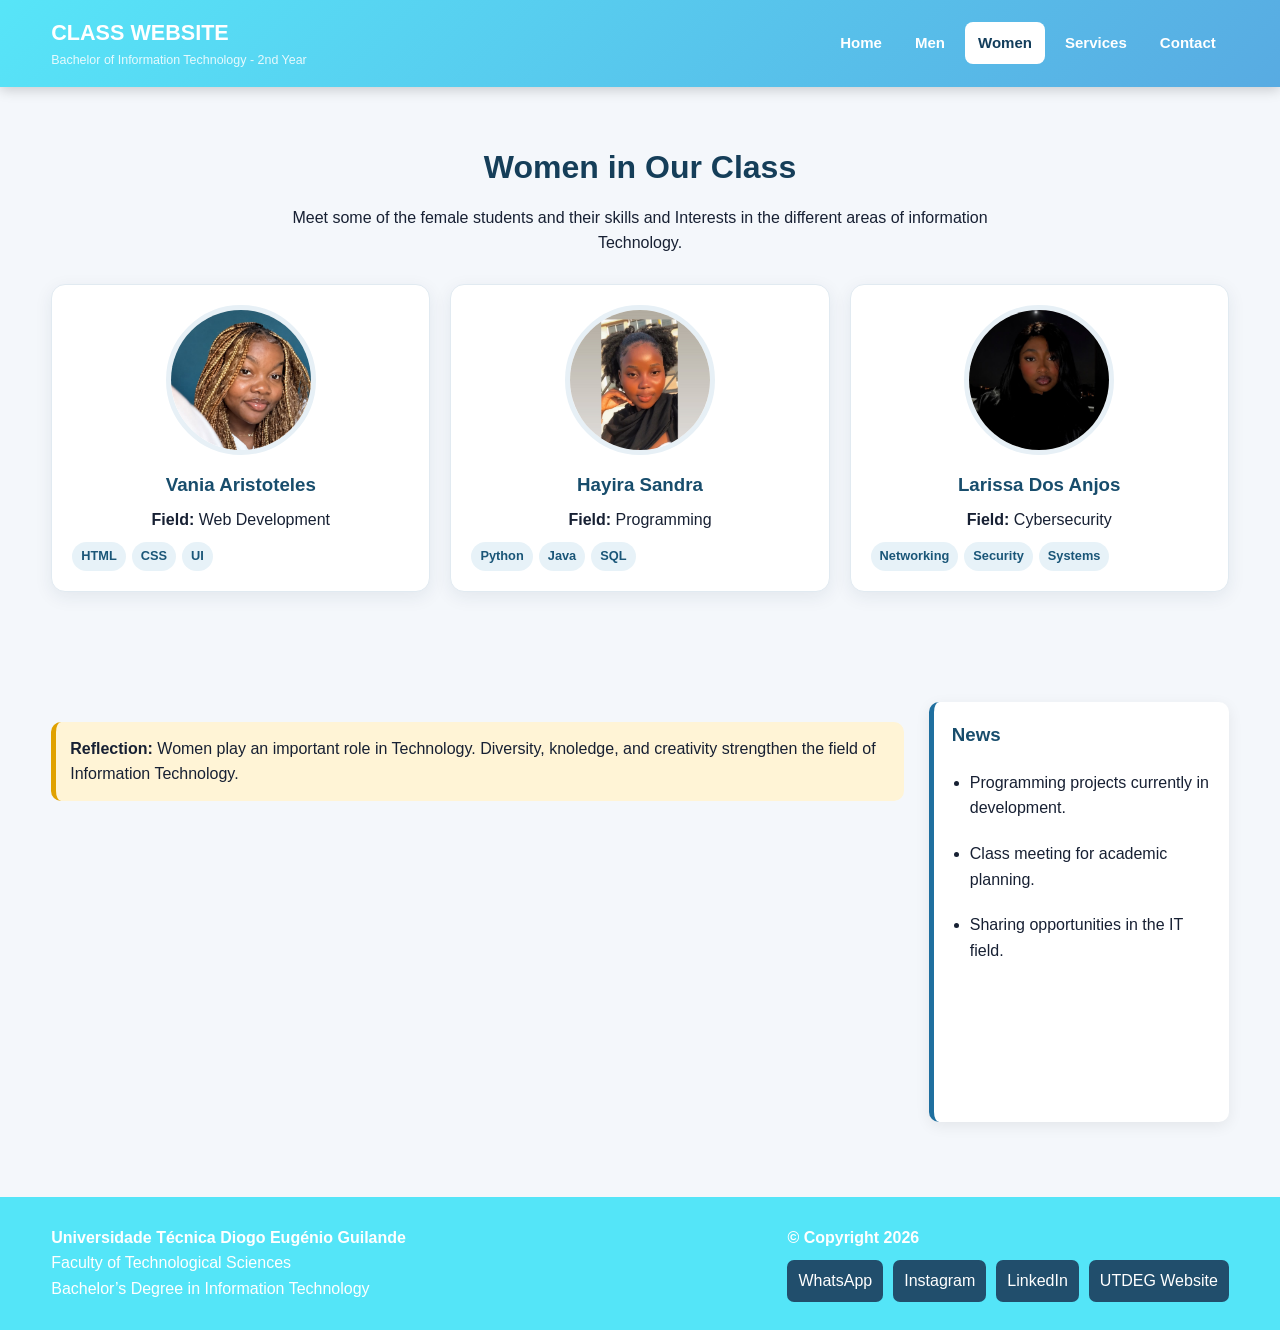
<file: mulheres.html>
<!DOCTYPE html>

<html lang="en">

<head>
    <meta charset="UTF-8">

<meta name="viewport"
      content="width=device-width, initial-scale=1.0">

<title>Women - Class Website</title>

<link rel="stylesheet" href="style.css">


</head>

<body>

<header>

<div class="container topbar">


<div class="logo">

    CLASS WEBSITE

    <span>
        Bachelor of Information Technology - 2nd Year
    </span>

</div>

<nav>

    <ul>

        <li>
            <a href="index.html">
                Home
            </a>
        </li>

        <li>
            <a href="homens.html">
                Men
            </a>
        </li>

        <li>
            <a class="active" href="mulheres.html">
                Women
            </a>
        </li>

        <li>
            <a href="servicos.html">
                Services
            </a>
        </li>

        <li>
            <a href="contactos.html">
                Contact
            </a>
        </li>

    </ul>

</nav>


</div>

</header>

<main>

<section class="section">

<div class="container">

<div class="section-title">

<h2>
    Women in Our Class
</h2>

<p>
    Meet some of the female students and
    their skills and Interests in the different
    areas of information Technology.
</p>


</div>

<div class="card-grid">


<article class="card center">


<img src="vania.jpeg"
     alt="Foto da estudante Vania Aristoteles">

<h3>
    Vania Aristoteles
</h3>

<p>
    <strong>Field:</strong>
    Web Development
</p>

<div class="skills">

    <span class="skill">
        HTML
    </span>

    <span class="skill">
        CSS
    </span>

    <span class="skill">
        UI
    </span>

</div>


</article>

<!-- MULHER 2 -->

<article class="card center">


<img src="hayira.jpeg"
     alt="Foto da estudante Hayira Sandra">

<h3>
    Hayira Sandra
</h3>

<p>
    <strong>Field:</strong>
    Programming
</p>

<div class="skills">

    <span class="skill">
        Python
    </span>

    <span class="skill">
        Java
    </span>

    <span class="skill">
        SQL
    </span>

</div>


</article>

<!-- MULHER 3 -->

<article class="card center">


<img src="larissa.jpeg"
     alt="Foto da estudante Larissa Dos Anjos">

<h3>
    Larissa Dos Anjos
</h3>

<p>
    <strong>Field:</strong>
    Cybersecurity
</p>

<div class="skills">

    <span class="skill">
        Networking
    </span>

    <span class="skill">
        Security
    </span>

    <span class="skill">
        Systems
    </span>

</div>


</article>

</div>

</div>

</section>

<section class="section">

<div class="container layout">

<div class="notice">


<strong>Reflection:</strong>

Women play an important role in Technology.
Diversity, knoledge, and creativity strengthen 
the field of Information Technology.


</div>

<aside class="news">


<h3>
    News
</h3>

<ul>

    <li>
        Programming projects currently in development.
    </li>

    <li>
        Class meeting for academic planning.
    </li>

    <li>
        Sharing opportunities in the IT field.
    </li>

</ul>


</aside>

</div>

</section>

</main>

<footer>

<div class="container footer-grid">


<div>

    <strong>
        Universidade Técnica Diogo Eugénio Guilande
    </strong>

    <br>

    Faculty of Technological Sciences

    <br>

    Bachelor’s Degree in Information Technology

</div>


<div>

    <strong>
        © Copyright 2026
    </strong>

    <div class="social">

        <a href="https://www.WhatsApp.com/+258852207840"
           target="_blank">
            WhatsApp
        </a>

        <a href="https://www.instagram.com/vania_aristoteles"
           target="_blank">
            Instagram
        </a>

        <a href="https://www.linkedin.com/"
           target="_blank">
            LinkedIn
        </a>

        <a href="https://www.utdeg.ac.mz/"
            target="_blank">
            UTDEG Website
        </a>

    </div>

</div>


</div>

</footer>

</body>

</html>
</file>
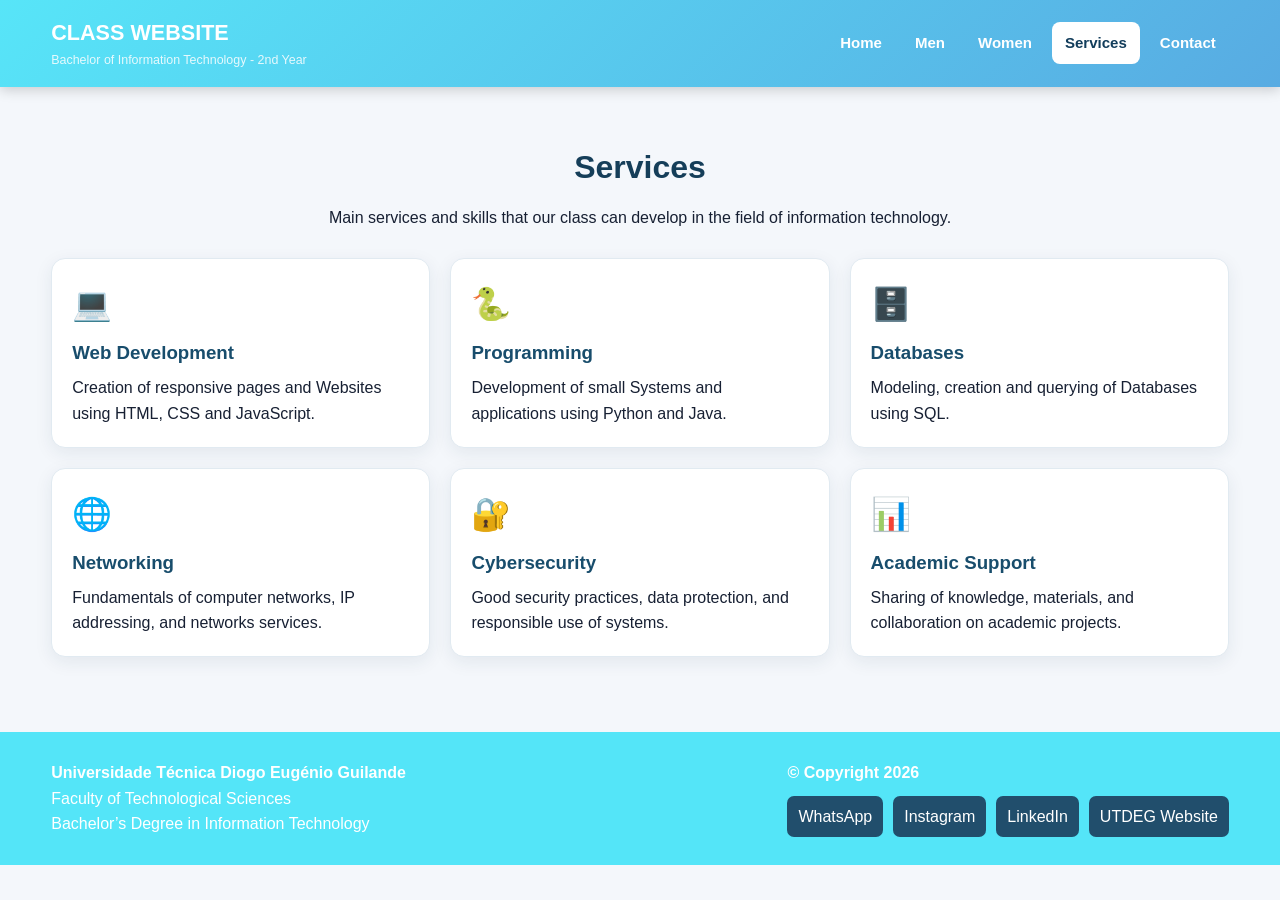
<file: servicos.html>
<!DOCTYPE html>
<html lang="en">

<head>

    <meta charset="UTF-8">

    <meta name="viewport"
          content="width=device-width, initial-scale=1.0">

    <title>Services - Class Website</title>

    <link rel="stylesheet" href="style.css">

</head>

<body>


<header>

<div class="container topbar">

    <div class="logo">

        CLASS WEBSITE

        <span>
            Bachelor of Information Technology - 2nd Year
        </span>

    </div>


    <nav>

        <ul>

            <li>
                <a href="index.html">
                    Home
                </a>
            </li>

            <li>
                <a href="homens.html">
                    Men
                </a>
            </li>

            <li>
                <a href="mulheres.html">
                    Women
                </a>
            </li>

            <li>
                <a class="active"
                   href="servicos.html">
                    Services
                </a>
            </li>

            <li>
                <a href="contactos.html">
                    Contact
                </a>
            </li>

        </ul>

    </nav>

</div>

</header>


<main>

<section class="section">

<div class="container">

<div class="section-title">

    <h2>
        Services
    </h2>

    <p>
        Main services and skills that our class
        can develop in the field of
        information technology.
    </p>

</div>


<div class="card-grid">


<!-- SERVIÇO 1 -->

<article class="card">

    <div class="service-icon">
        💻
    </div>

    <h3>
        Web Development
    </h3>

    <p>
        Creation of responsive pages and
        Websites using HTML, CSS and JavaScript.
    </p>

</article>


<!-- SERVIÇO 2 -->

<article class="card">

    <div class="service-icon">
        🐍
    </div>

    <h3>
        Programming
    </h3>

    <p>
        Development of small Systems
        and applications using Python and Java.
    </p>

</article>


<!-- SERVIÇO 3 -->

<article class="card">

    <div class="service-icon">
        🗄️
    </div>

    <h3>
        Databases
    </h3>

    <p>
        Modeling, creation and querying
        of Databases using SQL.
    </p>

</article>


<!-- SERVIÇO 4 -->

<article class="card">

    <div class="service-icon">
        🌐
    </div>

    <h3>
        Networking
    </h3>

    <p>
        Fundamentals of computer networks, 
        IP addressing, and networks services.
    </p>

</article>


<!-- SERVIÇO 5 -->

<article class="card">

    <div class="service-icon">
        🔐
    </div>

    <h3>
        Cybersecurity
    </h3>

    <p>
        Good security practices, data protection,
        and responsible use of systems.
    </p>

</article>


<!-- SERVIÇO 6 -->

<article class="card">

    <div class="service-icon">
        📊
    </div>

    <h3>
        Academic Support
    </h3>

    <p>
        Sharing of knowledge, materials,
        and collaboration on academic projects.
    </p>

</article>


</div>

</div>

</section>

</main>


<footer>

<div class="container footer-grid">

    <div>

        <strong>
            Universidade Técnica Diogo Eugénio Guilande
        </strong>

        <br>

        Faculty of Technological Sciences

        <br>

        Bachelor’s Degree in Information Technology

    </div>


    <div>

        <strong>
            © Copyright 2026
        </strong>

        <div class="social">

            <a href="https://www.WhatsApp.com/+258852207840"
               target="_blank">
                WhatsApp
            </a>

            <a href="https://www.instagram.com/vania_aristoteles"
               target="_blank">
                Instagram
            </a>

            <a href="https://www.linkedin.com/"
               target="_blank">
                LinkedIn
            </a>

            <a href="https://www.utdeg.ac.mz/"
                target="_blank">
                UTDEG Website
            </a>

        </div>

    </div>

</div>

</footer>


</body>
</html>
</file>
<file: Class_Website/style.css>
* {
    box-sizing: border-box;
    margin: 0;
    padding: 0;
}
body {
    font-family: Arial, Helvetica, sans-serif;
    background-color: #f4f7fb;
    color: #172033;
    line-height: 1.6;
}
a {
    color: inherit;
    text-decoration: none;
}
img {
    max-width: 100%;
    display: block;
}
.container {
    width: 92%;
    max-width: 1180px;
    margin: auto;
}
header {
    background: linear-gradient(135deg, #57e5f8, #58abe2);
    color: white;
    position: sticky;
    top: 0;
    z-index: 10;
    box-shadow: 0 3px 12px rgba(0,0,0,0.18);
}
.topbar {
    display: flex;
    align-items: center;
    justify-content: space-between;
    gap: 20px;
    padding: 16px 0;
    flex-wrap: wrap;
}
.logo {
    font-size: 1.35rem;
    font-weight: bold;
}
.logo span {
    display: block;
    font-size: 0.78rem;
    font-weight: normal;
    opacity: 0.85;
}
nav ul {
    display: flex;
    list-style: none;
    gap: 7px;
    flex-wrap: wrap;
}
nav a {
    display: block;
    padding: 9px 13px;
    border-radius: 8px;
    font-weight: bold;
    font-size: 0.94rem;
}
nav a:hover {
    background-color: white;
    color: #123d5b;
}
nav a.active {
    background-color: white;
    color: #123d5b;
}

.hero {
    padding: 65px 0;
    background: linear-gradient(120deg, #dcecf7, #f7fbff);
}
.hero-grid {
    display: grid;
    grid-template-columns: 1.4fr 0.8fr;
    gap: 35px;
    align-items: center;
}
.badge {
    display: inline-block;
    background-color: #1f6f9f;
    color: white;
    padding: 6px 11px;
    border-radius: 20px;
    font-weight: bold;
    font-size: 0.8rem;
}
h1 {
    font-size: clamp(2rem, 5vw, 3.4rem);
    line-height: 1.12;
    margin: 13px 0;
}
h2 {
    font-size: 2rem;
    margin-bottom: 12px;
    color: #153e59;
}
h3 {
    color: #184d6c;
    margin-bottom: 7px;
}
.lead {
    font-size: 1.08rem;
    color: #46576a;
}
.btns {
    display: flex;
    gap: 10px;
    flex-wrap: wrap;
    margin-top: 20px;
}
.btn {
    display: inline-block;
    padding: 11px 16px;
    border-radius: 8px;
    background-color: #174f73;
    color: white;
    font-weight: bold;
    border: none;
    cursor: pointer;
}
.btn:hover {
    opacity: 0.85;
}
.btn.alt {
    background-color: white;
    color: #174f73;
    border: 2px solid #174f73;
}
.hero-person {
    background-color: white;
    border-radius: 20px;
    padding: 22px;
    text-align: center;
    box-shadow: 0 8px 25px rgba(25,65,95,0.12);
}
.hero-person img {
    width: 210px;
    height: 210px;
    border-radius: 50%;
    object-fit: cover;
    margin: auto;
    border: 7px solid #e7f2f8;
}
.hero-person .btns {
    justify-content: center;
}

.section {
    padding: 55px 0;
}
.section-title {
    text-align: center;
    max-width: 760px;
    margin: 0 auto 28px;
}
.card-grid {
    display: grid;
    grid-template-columns: repeat(3, 1fr);
    gap: 20px;
}
.card {
    background-color: white;
    border-radius: 14px;
    padding: 20px;
    box-shadow: 0 5px 18px rgba(20,50,80,0.08);
    border: 1px solid #e1eaf1;
}
.card img {
    width: 150px;
    height: 150px;
    object-fit: cover;
    border-radius: 50%;
    margin: 0 auto 15px;
    border: 5px solid #e7f0f6;
}
.center {
    text-align: center;
}
.skills {
    display: flex;
    gap: 6px;
    flex-wrap: wrap;
    margin-top: 10px;
}
.skill {
    background-color: #e7f2f8;
    color: #1a5678;
    border-radius: 20px;
    padding: 4px 9px;
    font-size: 0.8rem;
    font-weight: bold;
}

.layout {
    display: grid;
    grid-template-columns: 1fr 300px;
    gap: 25px;
    align-items: start;
}
.news {
    background-color: white;
    border-left: 5px solid #1f6f9f;
    border-radius: 10px;
    padding: 18px;
    box-shadow: 0 4px 15px rgba(0,0,0,0.07);
    height: 420px;
    overflow: hidden;
    position: relative;
}
.news h3 {
    margin-bottom: 10px;
    position: relative;
    z-index: 2;
    background: white;
    padding-bottom: 10px;
}
.news ul {
    padding-left: 18px;
    animation: subirNoticias 25s linear infinite;
}
.news li {
    margin-bottom: 20px;
}
.news:hover ul {
    animation-play-state: paused;
}
@keyframes subirNoticias {
    0% {
        transform: translateY(100%);
    }
    100% {
        transform: translateY(-200%);
    }
}
.notice {
    padding: 14px;
    border-radius: 10px;
    background-color: #fff4d6;
    border-left: 5px solid #e0a100;
    margin: 20px 0;
}
.service-icon {
    font-size: 2rem;
    margin-bottom: 8px;
}
form {
    display: grid;
    gap: 14px;
}
.form-grid {
    display: grid;
    grid-template-columns: 1fr 1fr;
    gap: 14px;
}
label {
    font-weight: bold;
    display: block;
    margin-bottom: 5px;
}
input,
textarea {
    width: 100%;
    padding: 12px;
    border: 1px solid #b9c9d6;
    border-radius: 8px;
    font: inherit;
    background-color: white;
}
textarea {
    min-height: 150px;
    resize: vertical;
}
button {
    font-family: inherit;
}
footer {
    background-color: #54e5f8;
    color: white;
    margin-top: 20px;
    padding: 28px 0;
}
.footer-grid {
    display: flex;
    justify-content: space-between;
    gap: 20px;
    flex-wrap: wrap;
}
.social {
    display: flex;
    gap: 10px;
    flex-wrap: wrap;
    margin-top: 10px;
}
.social a {
    background-color: #214e6c;
    padding: 8px 11px;
    border-radius: 7px;
}
.social a:hover {
    background-color: white;
    color: #102a43;
}
@media (max-width: 850px) {
    .hero-grid {
        grid-template-columns: 1fr;
    }
    .layout {
        grid-template-columns: 1fr;
    }
    .card-grid {
        grid-template-columns: 1fr 1fr;
    }
}
@media (max-width: 560px) {
    .card-grid {
        grid-template-columns: 1fr;
    }
    .form-grid {
        grid-template-columns: 1fr;
    }
    .topbar {
        justify-content: center;
    }
    nav ul {
        justify-content: center;
    }
    .section {
        padding: 40px 0;
    }
}
</file>
<file: pagina_turma/style.css>
* {
    box-sizing: border-box;
    margin: 0;
    padding: 0;
}
body {
    font-family: Arial, Helvetica, sans-serif;
    background-color: #f4f7fb;
    color: #172033;
    line-height: 1.6;
}
a {
    color: inherit;
    text-decoration: none;
}
img {
    max-width: 100%;
    display: block;
}
.container {
    width: 92%;
    max-width: 1180px;
    margin: auto;
}
header {
    background: linear-gradient(135deg, #57e5f8, #58abe2);
    color: white;
    position: sticky;
    top: 0;
    z-index: 10;
    box-shadow: 0 3px 12px rgba(0,0,0,0.18);
}
.topbar {
    display: flex;
    align-items: center;
    justify-content: space-between;
    gap: 20px;
    padding: 16px 0;
    flex-wrap: wrap;
}
.logo {
    font-size: 1.35rem;
    font-weight: bold;
}
.logo span {
    display: block;
    font-size: 0.78rem;
    font-weight: normal;
    opacity: 0.85;
}
nav ul {
    display: flex;
    list-style: none;
    gap: 7px;
    flex-wrap: wrap;
}
nav a {
    display: block;
    padding: 9px 13px;
    border-radius: 8px;
    font-weight: bold;
    font-size: 0.94rem;
}
nav a:hover {
    background-color: white;
    color: #123d5b;
}
nav a.active {
    background-color: white;
    color: #123d5b;
}

.hero {
    padding: 65px 0;
    background: linear-gradient(120deg, #dcecf7, #f7fbff);
}
.hero-grid {
    display: grid;
    grid-template-columns: 1.4fr 0.8fr;
    gap: 35px;
    align-items: center;
}
.badge {
    display: inline-block;
    background-color: #1f6f9f;
    color: white;
    padding: 6px 11px;
    border-radius: 20px;
    font-weight: bold;
    font-size: 0.8rem;
}
h1 {
    font-size: clamp(2rem, 5vw, 3.4rem);
    line-height: 1.12;
    margin: 13px 0;
}
h2 {
    font-size: 2rem;
    margin-bottom: 12px;
    color: #153e59;
}
h3 {
    color: #184d6c;
    margin-bottom: 7px;
}
.lead {
    font-size: 1.08rem;
    color: #46576a;
}
.btns {
    display: flex;
    gap: 10px;
    flex-wrap: wrap;
    margin-top: 20px;
}
.btn {
    display: inline-block;
    padding: 11px 16px;
    border-radius: 8px;
    background-color: #174f73;
    color: white;
    font-weight: bold;
    border: none;
    cursor: pointer;
}
.btn:hover {
    opacity: 0.85;
}
.btn.alt {
    background-color: white;
    color: #174f73;
    border: 2px solid #174f73;
}
.hero-person {
    background-color: white;
    border-radius: 20px;
    padding: 22px;
    text-align: center;
    box-shadow: 0 8px 25px rgba(25,65,95,0.12);
}
.hero-person img {
    width: 210px;
    height: 210px;
    border-radius: 50%;
    object-fit: cover;
    margin: auto;
    border: 7px solid #e7f2f8;
}
.hero-person .btns {
    justify-content: center;
}

.section {
    padding: 55px 0;
}
.section-title {
    text-align: center;
    max-width: 760px;
    margin: 0 auto 28px;
}
.card-grid {
    display: grid;
    grid-template-columns: repeat(3, 1fr);
    gap: 20px;
}
.card {
    background-color: white;
    border-radius: 14px;
    padding: 20px;
    box-shadow: 0 5px 18px rgba(20,50,80,0.08);
    border: 1px solid #e1eaf1;
}
.card img {
    width: 150px;
    height: 150px;
    object-fit: cover;
    border-radius: 50%;
    margin: 0 auto 15px;
    border: 5px solid #e7f0f6;
}
.center {
    text-align: center;
}
.skills {
    display: flex;
    gap: 6px;
    flex-wrap: wrap;
    margin-top: 10px;
}
.skill {
    background-color: #e7f2f8;
    color: #1a5678;
    border-radius: 20px;
    padding: 4px 9px;
    font-size: 0.8rem;
    font-weight: bold;
}

.layout {
    display: grid;
    grid-template-columns: 1fr 300px;
    gap: 25px;
    align-items: start;
}
.news {
    background-color: white;
    border-left: 5px solid #1f6f9f;
    border-radius: 10px;
    padding: 18px;
    box-shadow: 0 4px 15px rgba(0,0,0,0.07);
    height: 420px;
    overflow: hidden;
    position: relative;
}
.news h3 {
    margin-bottom: 10px;
    position: relative;
    z-index: 2;
    background: white;
    padding-bottom: 10px;
}
.news ul {
    padding-left: 18px;
    animation: subirNoticias 25s linear infinite;
}
.news li {
    margin-bottom: 20px;
}
.news:hover ul {
    animation-play-state: paused;
}
@keyframes subirNoticias {
    0% {
        transform: translateY(100%);
    }
    100% {
        transform: translateY(-200%);
    }
}
.notice {
    padding: 14px;
    border-radius: 10px;
    background-color: #fff4d6;
    border-left: 5px solid #e0a100;
    margin: 20px 0;
}
.service-icon {
    font-size: 2rem;
    margin-bottom: 8px;
}
form {
    display: grid;
    gap: 14px;
}
.form-grid {
    display: grid;
    grid-template-columns: 1fr 1fr;
    gap: 14px;
}
label {
    font-weight: bold;
    display: block;
    margin-bottom: 5px;
}
input,
textarea {
    width: 100%;
    padding: 12px;
    border: 1px solid #b9c9d6;
    border-radius: 8px;
    font: inherit;
    background-color: white;
}
textarea {
    min-height: 150px;
    resize: vertical;
}
button {
    font-family: inherit;
}
footer {
    background-color: #54e5f8;
    color: white;
    margin-top: 20px;
    padding: 28px 0;
}
.footer-grid {
    display: flex;
    justify-content: space-between;
    gap: 20px;
    flex-wrap: wrap;
}
.social {
    display: flex;
    gap: 10px;
    flex-wrap: wrap;
    margin-top: 10px;
}
.social a {
    background-color: #214e6c;
    padding: 8px 11px;
    border-radius: 7px;
}
.social a:hover {
    background-color: white;
    color: #102a43;
}
@media (max-width: 850px) {
    .hero-grid {
        grid-template-columns: 1fr;
    }
    .layout {
        grid-template-columns: 1fr;
    }
    .card-grid {
        grid-template-columns: 1fr 1fr;
    }
}
@media (max-width: 560px) {
    .card-grid {
        grid-template-columns: 1fr;
    }
    .form-grid {
        grid-template-columns: 1fr;
    }
    .topbar {
        justify-content: center;
    }
    nav ul {
        justify-content: center;
    }
    .section {
        padding: 40px 0;
    }
}
</file>
<file: style.css>
* {
    box-sizing: border-box;
    margin: 0;
    padding: 0;
}
body {
    font-family: Arial, Helvetica, sans-serif;
    background-color: #f4f7fb;
    color: #172033;
    line-height: 1.6;
}
a {
    color: inherit;
    text-decoration: none;
}
img {
    max-width: 100%;
    display: block;
}
.container {
    width: 92%;
    max-width: 1180px;
    margin: auto;
}
header {
    background: linear-gradient(135deg, #57e5f8, #58abe2);
    color: white;
    position: sticky;
    top: 0;
    z-index: 10;
    box-shadow: 0 3px 12px rgba(0,0,0,0.18);
}
.topbar {
    display: flex;
    align-items: center;
    justify-content: space-between;
    gap: 20px;
    padding: 16px 0;
    flex-wrap: wrap;
}
.logo {
    font-size: 1.35rem;
    font-weight: bold;
}
.logo span {
    display: block;
    font-size: 0.78rem;
    font-weight: normal;
    opacity: 0.85;
}
nav ul {
    display: flex;
    list-style: none;
    gap: 7px;
    flex-wrap: wrap;
}
nav a {
    display: block;
    padding: 9px 13px;
    border-radius: 8px;
    font-weight: bold;
    font-size: 0.94rem;
}
nav a:hover {
    background-color: white;
    color: #123d5b;
}
nav a.active {
    background-color: white;
    color: #123d5b;
}

.hero {
    padding: 65px 0;
    background: linear-gradient(120deg, #dcecf7, #f7fbff);
}
.hero-grid {
    display: grid;
    grid-template-columns: 1.4fr 0.8fr;
    gap: 35px;
    align-items: center;
}
.badge {
    display: inline-block;
    background-color: #1f6f9f;
    color: white;
    padding: 6px 11px;
    border-radius: 20px;
    font-weight: bold;
    font-size: 0.8rem;
}
h1 {
    font-size: clamp(2rem, 5vw, 3.4rem);
    line-height: 1.12;
    margin: 13px 0;
}
h2 {
    font-size: 2rem;
    margin-bottom: 12px;
    color: #153e59;
}
h3 {
    color: #184d6c;
    margin-bottom: 7px;
}
.lead {
    font-size: 1.08rem;
    color: #46576a;
}
.btns {
    display: flex;
    gap: 10px;
    flex-wrap: wrap;
    margin-top: 20px;
}
.btn {
    display: inline-block;
    padding: 11px 16px;
    border-radius: 8px;
    background-color: #174f73;
    color: white;
    font-weight: bold;
    border: none;
    cursor: pointer;
}
.btn:hover {
    opacity: 0.85;
}
.btn.alt {
    background-color: white;
    color: #174f73;
    border: 2px solid #174f73;
}
.hero-person {
    background-color: white;
    border-radius: 20px;
    padding: 22px;
    text-align: center;
    box-shadow: 0 8px 25px rgba(25,65,95,0.12);
}
.hero-person img {
    width: 210px;
    height: 210px;
    border-radius: 50%;
    object-fit: cover;
    margin: auto;
    border: 7px solid #e7f2f8;
}
.hero-person .btns {
    justify-content: center;
}

.section {
    padding: 55px 0;
}
.section-title {
    text-align: center;
    max-width: 760px;
    margin: 0 auto 28px;
}
.card-grid {
    display: grid;
    grid-template-columns: repeat(3, 1fr);
    gap: 20px;
}
.card {
    background-color: white;
    border-radius: 14px;
    padding: 20px;
    box-shadow: 0 5px 18px rgba(20,50,80,0.08);
    border: 1px solid #e1eaf1;
}
.card img {
    width: 150px;
    height: 150px;
    object-fit: cover;
    border-radius: 50%;
    margin: 0 auto 15px;
    border: 5px solid #e7f0f6;
}
.center {
    text-align: center;
}
.skills {
    display: flex;
    gap: 6px;
    flex-wrap: wrap;
    margin-top: 10px;
}
.skill {
    background-color: #e7f2f8;
    color: #1a5678;
    border-radius: 20px;
    padding: 4px 9px;
    font-size: 0.8rem;
    font-weight: bold;
}

.layout {
    display: grid;
    grid-template-columns: 1fr 300px;
    gap: 25px;
    align-items: start;
}
.news {
    background-color: white;
    border-left: 5px solid #1f6f9f;
    border-radius: 10px;
    padding: 18px;
    box-shadow: 0 4px 15px rgba(0,0,0,0.07);
    height: 420px;
    overflow: hidden;
    position: relative;
}
.news h3 {
    margin-bottom: 10px;
    position: relative;
    z-index: 2;
    background: white;
    padding-bottom: 10px;
}
.news ul {
    padding-left: 18px;
    animation: subirNoticias 25s linear infinite;
}
.news li {
    margin-bottom: 20px;
}
.news:hover ul {
    animation-play-state: paused;
}
@keyframes subirNoticias {
    0% {
        transform: translateY(100%);
    }
    100% {
        transform: translateY(-200%);
    }
}
.notice {
    padding: 14px;
    border-radius: 10px;
    background-color: #fff4d6;
    border-left: 5px solid #e0a100;
    margin: 20px 0;
}
.service-icon {
    font-size: 2rem;
    margin-bottom: 8px;
}
form {
    display: grid;
    gap: 14px;
}
.form-grid {
    display: grid;
    grid-template-columns: 1fr 1fr;
    gap: 14px;
}
label {
    font-weight: bold;
    display: block;
    margin-bottom: 5px;
}
input,
textarea {
    width: 100%;
    padding: 12px;
    border: 1px solid #b9c9d6;
    border-radius: 8px;
    font: inherit;
    background-color: white;
}
textarea {
    min-height: 150px;
    resize: vertical;
}
button {
    font-family: inherit;
}
footer {
    background-color: #54e5f8;
    color: white;
    margin-top: 20px;
    padding: 28px 0;
}
.footer-grid {
    display: flex;
    justify-content: space-between;
    gap: 20px;
    flex-wrap: wrap;
}
.social {
    display: flex;
    gap: 10px;
    flex-wrap: wrap;
    margin-top: 10px;
}
.social a {
    background-color: #214e6c;
    padding: 8px 11px;
    border-radius: 7px;
}
.social a:hover {
    background-color: white;
    color: #102a43;
}
@media (max-width: 850px) {
    .hero-grid {
        grid-template-columns: 1fr;
    }
    .layout {
        grid-template-columns: 1fr;
    }
    .card-grid {
        grid-template-columns: 1fr 1fr;
    }
}
@media (max-width: 560px) {
    .card-grid {
        grid-template-columns: 1fr;
    }
    .form-grid {
        grid-template-columns: 1fr;
    }
    .topbar {
        justify-content: center;
    }
    nav ul {
        justify-content: center;
    }
    .section {
        padding: 40px 0;
    }
}
</file>
<file: estilo.css>
```css
* {
    box-sizing: border-box;
    margin: 0;
    padding: 0;
}

body {
    font-family: Arial, sans-serif;
    background-color: #f2f4f7;
    color: #222;
    padding: 30px;
}

.cv {
    max-width: 900px;
    margin: auto;
    background-color: white;
    padding: 40px;
    border-radius: 12px;
    box-shadow: 0 4px 15px rgba(0, 0, 0, 0.1);
}

/* CABEÇALHO */

header {
    text-align: center;
    margin-bottom: 35px;
}

h1 {
    color: #1d3557;
    font-size: 32px;
    margin-bottom: 8px;
}

.subtitulo {
    color: #666;
    font-size: 17px;
}

/* TÍTULOS */

h2 {
    color: #1d3557;
    font-size: 21px;
    border-bottom: 2px solid #1d3557;
    padding-bottom: 8px;
    margin-bottom: 18px;
}

section {
    margin-bottom: 30px;
}

/* TABELAS */

table {
    width: 100%;
    border-collapse: collapse;
    margin-bottom: 10px;
}

th {
    background-color: #1d3557;
    color: white;
    padding: 12px;
    text-align: left;
}

td {
    padding: 12px;
    border-bottom: 1px solid #ddd;
    vertical-align: top;
}

tr:nth-child(even) {
    background-color: #f8f9fa;
}

tr:hover {
    background-color: #eef3f7;
}

/* DADOS PESSOAIS */

.dados td {
    border: none;
    background-color: white;
}

.dados p {
    margin-bottom: 8px;
}

.foto {
    width: 180px;
    text-align: center;
    vertical-align: middle;
}

.foto img {
    width: 140px;
    height: 160px;
    object-fit: cover;
    border-radius: 10px;
    border: 3px solid #1d3557;
}

/* INFORMAÇÕES */

.informacao {
    line-height: 1.7;
    background-color: #f8f9fa;
    padding: 18px;
    border-left: 4px solid #457b9d;
    border-radius: 5px;
}

/* PERFIL */

.bio {
    background-color: #f8f9fa;
    padding: 20px;
    border-radius: 8px;
    line-height: 1.7;
    color: #444;
}

/* RESPONSIVIDADE */

@media (max-width: 600px) {

    body {
        padding: 10px;
    }

    .cv {
        padding: 20px;
    }

    h1 {
        font-size: 26px;
    }

    .dados tr,
    .dados td {
        display: block;
        width: 100%;
    }

    .foto {
        margin-top: 15px;
        text-align: center;
    }

    table {
        font-size: 14px;
    }

    th,
    td {
        padding: 9px;
    }
}
```
</file>
